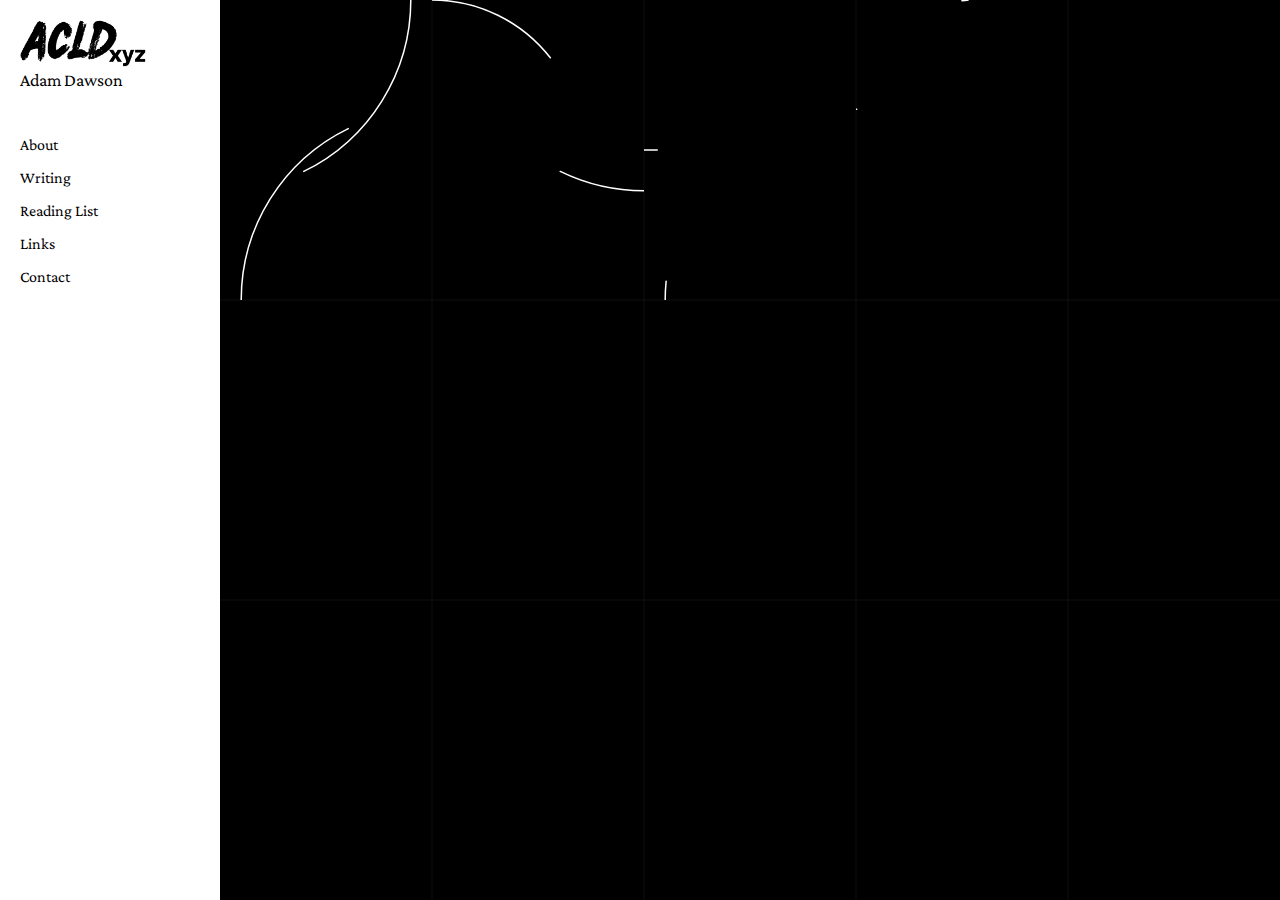
<file: index.html>
<!DOCTYPE html>
<html lang="en">
<head>
  <meta charset="UTF-8">
  <meta name="viewport" content="width=device-width, initial-scale=1">
  <title>Adam Dawson</title>
  <link rel="icon" type="image/png" href="acldxyz logo.png">
  <link rel="stylesheet" href="styles.css">
</head>
<body class="home">

<div class="layout">

  <nav class="sidebar">
    <a href="index.html" class="logo"><img src="acldxyz logo.png" alt="Adam Dawson"></a>
    <span class="site-name">Adam Dawson</span>

    <a href="about.html">About</a>

    <div class="nav-item has-submenu">
      <a class="parent-link" href="#">Writing</a>
      <div class="submenu">
        <a href="fatherhood.html">Fatherhood</a>
        <a href="#">Research</a>
      </div>
    </div>

    <a href="reading.html">Reading List</a>
    <a href="links.html">Links</a>
    <a href="mailto:adam@acld.xyz">Contact</a>
  </nav>

  <main class="content" onclick="window.location.href='about.html'" style="cursor: pointer;">
    <canvas id="lewitt" style="pointer-events: none;"></canvas>
  </main>

</div>

<script>
(function() {
  const canvas = document.getElementById('lewitt');
  const ctx = canvas.getContext('2d');

  // --- Grid config (responsive) ---
  var COLS = 5;
  var ROWS = 3;

  function updateGrid() {
    if (window.innerWidth < 768) {
      COLS = 3;
      ROWS = 5;
    } else {
      COLS = 5;
      ROWS = 3;
    }
  }

  // --- Animation timing ---
  const CELL_DRAW_DURATION = 1200;
  const CELL_STAGGER = 200;
  const TOTAL_DURATION = CELL_STAGGER * 14 + CELL_DRAW_DURATION;

  // --- Element types and combinations ---
  const TYPES = ['arcs-corners', 'arcs-sides', 'straight', 'not-straight', 'broken'];
  const combinations = [];
  for (let i = 0; i < TYPES.length; i++) {
    for (let j = i; j < TYPES.length; j++) {
      combinations.push([TYPES[i], TYPES[j]]);
    }
  }

  // --- Seeded PRNG for deterministic wavy lines ---
  function mulberry32(a) {
    return function() {
      a |= 0; a = a + 0x6D2B79F5 | 0;
      var t = Math.imul(a ^ a >>> 15, 1 | a);
      t = t + Math.imul(t ^ t >>> 7, 61 | t) ^ t;
      return ((t ^ t >>> 14) >>> 0) / 4294967296;
    };
  }

  function lerp(a, b, t) { return a + (b - a) * t; }

  function easeInOutCubic(t) {
    return t < 0.5 ? 4 * t * t * t : 1 - Math.pow(-2 * t + 2, 3) / 2;
  }

  // --- Canvas sizing ---
  let logicalW, logicalH;

  function resize() {
    const dpr = window.devicePixelRatio || 1;
    const rect = canvas.getBoundingClientRect();
    canvas.width = rect.width * dpr;
    canvas.height = rect.height * dpr;
    ctx.setTransform(dpr, 0, 0, dpr, 0, 0);
    logicalW = rect.width;
    logicalH = rect.height;
  }

  // --- Drawing functions (each draws ONE line/arc) ---

  function drawArcFromCorner(ctx, x, y, w, h, progress, variant) {
    var r = Math.min(w, h) * 0.9;
    var arcs = [
      { cx: x,     cy: y,     sa: 0,              ea: Math.PI / 2 },
      { cx: x + w, cy: y,     sa: Math.PI / 2,    ea: Math.PI },
      { cx: x + w, cy: y + h, sa: Math.PI,        ea: 3 * Math.PI / 2 },
      { cx: x,     cy: y + h, sa: 3 * Math.PI / 2, ea: 2 * Math.PI },
    ];
    var a = arcs[variant % 4];
    ctx.beginPath();
    var sweep = a.ea - a.sa;
    ctx.arc(a.cx, a.cy, r, a.sa, a.sa + sweep * progress);
    ctx.stroke();
  }

  function drawArcFromSide(ctx, x, y, w, h, progress, variant) {
    var sides = [
      { cx: x + w / 2, cy: y,         r: w / 2, sa: 0,              ea: Math.PI },
      { cx: x + w,     cy: y + h / 2, r: h / 2, sa: Math.PI / 2,    ea: 3 * Math.PI / 2 },
      { cx: x + w / 2, cy: y + h,     r: w / 2, sa: Math.PI,        ea: 2 * Math.PI },
      { cx: x,         cy: y + h / 2, r: h / 2, sa: 3 * Math.PI / 2, ea: 5 * Math.PI / 2 },
    ];
    var s = sides[variant % 4];
    ctx.beginPath();
    var sweep = s.ea - s.sa;
    ctx.arc(s.cx, s.cy, s.r, s.sa, s.sa + sweep * progress);
    ctx.stroke();
  }

  function drawStraightLine(ctx, x, y, w, h, progress, variant) {
    var lines = [
      [[x, y + h / 2], [x + w, y + h / 2]],
      [[x + w / 2, y], [x + w / 2, y + h]],
      [[x, y], [x + w, y + h]],
      [[x + w, y], [x, y + h]],
    ];
    var l = lines[variant % 4];
    ctx.beginPath();
    ctx.moveTo(l[0][0], l[0][1]);
    var dx = (l[1][0] - l[0][0]) * progress;
    var dy = (l[1][1] - l[0][1]) * progress;
    ctx.lineTo(l[0][0] + dx, l[0][1] + dy);
    ctx.stroke();
  }

  function drawNotStraightLine(ctx, x, y, w, h, progress, variant, cellIndex) {
    var amplitude = Math.min(w, h) * 0.07;
    var segments = 10;
    var rng = mulberry32(cellIndex * 77 + variant * 13 + 31);
    var paths = [
      { from: [x, y + h / 2], to: [x + w, y + h / 2], px: 0, py: 1 },
      { from: [x + w / 2, y], to: [x + w / 2, y + h], px: 1, py: 0 },
      { from: [x, y], to: [x + w, y + h], px: -0.707, py: 0.707 },
      { from: [x + w, y], to: [x, y + h], px: 0.707, py: 0.707 },
    ];
    var path = paths[variant % 4];
    ctx.beginPath();
    ctx.moveTo(path.from[0], path.from[1]);
    var activeSegs = Math.ceil(segments * progress);
    for (var i = 0; i < activeSegs; i++) {
      var t1 = i / segments;
      var t2 = Math.min((i + 1) / segments, progress);
      var midT = (t1 + t2) / 2;
      var sign = (i % 2 === 0) ? 1 : -1;
      var ampVar = amplitude * (0.6 + rng() * 0.8);
      var cpx = lerp(path.from[0], path.to[0], midT) + path.px * ampVar * sign;
      var cpy = lerp(path.from[1], path.to[1], midT) + path.py * ampVar * sign;
      var ex = lerp(path.from[0], path.to[0], t2);
      var ey = lerp(path.from[1], path.to[1], t2);
      ctx.quadraticCurveTo(cpx, cpy, ex, ey);
    }
    ctx.stroke();
  }

  function drawBrokenLine(ctx, x, y, w, h, progress, variant) {
    ctx.save();
    ctx.setLineDash([8, 6]);
    drawStraightLine(ctx, x, y, w, h, progress, variant);
    ctx.restore();
  }

  function drawElement(ctx, type, x, y, w, h, progress, variant, cellIndex) {
    switch (type) {
      case 'arcs-corners':  drawArcFromCorner(ctx, x, y, w, h, progress, variant); break;
      case 'arcs-sides':    drawArcFromSide(ctx, x, y, w, h, progress, variant); break;
      case 'straight':      drawStraightLine(ctx, x, y, w, h, progress, variant); break;
      case 'not-straight':  drawNotStraightLine(ctx, x, y, w, h, progress, variant, cellIndex); break;
      case 'broken':        drawBrokenLine(ctx, x, y, w, h, progress, variant); break;
    }
  }

  // --- Animation ---
  var startTime = null;

  function animate(timestamp) {
    if (!startTime) startTime = timestamp;
    var elapsed = timestamp - startTime;

    ctx.clearRect(0, 0, logicalW, logicalH);

    // Black background
    ctx.fillStyle = 'black';
    ctx.fillRect(0, 0, logicalW, logicalH);

    var cellW = logicalW / COLS;
    var cellH = logicalH / ROWS;

    // Faint grid lines
    ctx.strokeStyle = 'rgba(255, 255, 255, 0.06)';
    ctx.lineWidth = 1;
    ctx.setLineDash([]);
    for (var c = 1; c < COLS; c++) {
      ctx.beginPath();
      ctx.moveTo(c * cellW, 0);
      ctx.lineTo(c * cellW, logicalH);
      ctx.stroke();
    }
    for (var r = 1; r < ROWS; r++) {
      ctx.beginPath();
      ctx.moveTo(0, r * cellH);
      ctx.lineTo(logicalW, r * cellH);
      ctx.stroke();
    }

    // Draw cells
    ctx.strokeStyle = 'white';
    ctx.lineWidth = 1.5;
    ctx.lineCap = 'round';
    ctx.setLineDash([]);

    combinations.forEach(function(combo, index) {
      var col = index % COLS;
      var row = Math.floor(index / COLS);
      var x = col * cellW;
      var y = row * cellH;

      var cellStart = index * CELL_STAGGER;
      var cellElapsed = elapsed - cellStart;
      var progress = Math.max(0, Math.min(1, cellElapsed / CELL_DRAW_DURATION));

      if (progress > 0) {
        var easedProgress = easeInOutCubic(progress);

        ctx.save();
        ctx.beginPath();
        ctx.rect(x, y, cellW, cellH);
        ctx.clip();

        ctx.strokeStyle = 'white';
        ctx.lineWidth = 1.5;
        ctx.lineCap = 'round';
        ctx.setLineDash([]);

        drawElement(ctx, combo[0], x, y, cellW, cellH, easedProgress, index, index);
        drawElement(ctx, combo[1], x, y, cellW, cellH, easedProgress, index + 2, index);

        ctx.restore();
      }
    });

    if (elapsed < TOTAL_DURATION) {
      requestAnimationFrame(animate);
    }
  }

  function init() {
    updateGrid();
    resize();
    startTime = null;
    requestAnimationFrame(animate);
  }

  var resizeTimeout;
  window.addEventListener('resize', function() {
    clearTimeout(resizeTimeout);
    resizeTimeout = setTimeout(init, 150);
  });

  init();
})();
</script>

</body>
</html>
</file>
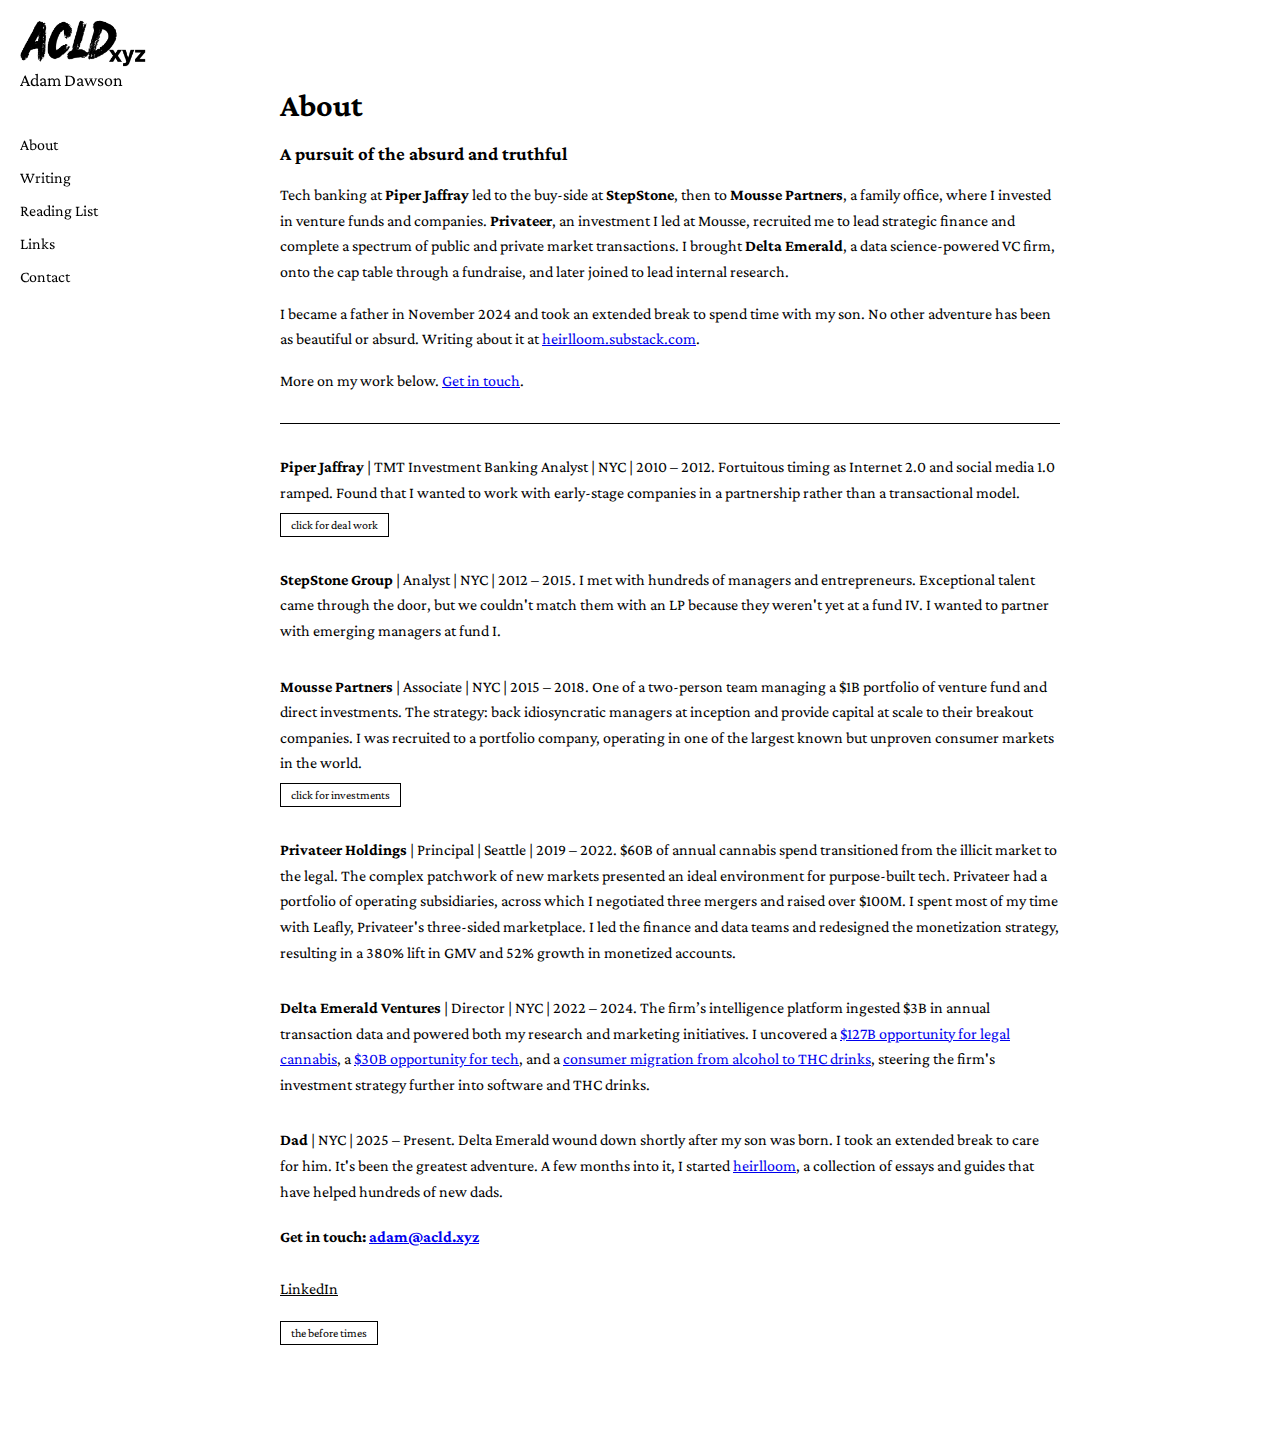
<file: about.html>
<!DOCTYPE html>
<html lang="en">
<head>
  <meta charset="UTF-8">
  <meta name="viewport" content="width=device-width, initial-scale=1">
  <title>About — Adam Dawson</title>
  <link rel="icon" type="image/png" href="acldxyz logo.png">
  <link rel="stylesheet" href="styles.css">
  <script async src="https://www.googletagmanager.com/gtag/js?id=G-S9B2L8ZZLW"></script>
  <script>
    window.dataLayer = window.dataLayer || [];
    function gtag(){dataLayer.push(arguments);}
    gtag('js', new Date());
    gtag('config', 'G-S9B2L8ZZLW');
  </script>
</head>

<body class="about">

<div class="layout">

  <nav class="sidebar">
    <a href="index.html" class="logo"><img src="acldxyz logo.png" alt="Adam Dawson"></a>
    <span class="site-name">Adam Dawson</span>
    <button class="hamburger" aria-label="Menu" onclick="document.querySelector('.nav-links').classList.toggle('open'); this.classList.toggle('open');">
      <span></span><span></span><span></span>
    </button>

    <div class="nav-links">
      <a href="about.html" aria-current="page">About</a>

      <div class="nav-item has-submenu">
        <a class="parent-link" href="#">Writing</a>
        <div class="submenu">
          <a href="fatherhood.html">Fatherhood</a>
          <a href="research.html">Research</a>
        </div>
      </div>

      <a href="reading.html">Reading List</a>
      <a href="links.html">Links</a>
      <a href="mailto:adam@acld.xyz">Contact</a>
    </div>
  </nav>

  <main class="content">
    <h2>About</h2>

    <h3>A pursuit of the absurd and truthful</h3>

    <p>Tech banking at <strong>Piper Jaffray</strong> led to the buy-side at <strong>StepStone</strong>, then to <strong>Mousse Partners</strong>, a family office, where I invested in venture funds and companies. <strong>Privateer</strong>, an investment I led at Mousse, recruited me to lead strategic finance and complete a spectrum of public and private market transactions. I brought <strong>Delta Emerald</strong>, a data science-powered VC firm, onto the cap table through a fundraise, and later joined to lead internal research.</p>

    <p>I became a father in November 2024 and took an extended break to spend time with my son. No other adventure has been as beautiful or absurd. Writing about it at <a href="https://heirlloom.substack.com">heirlloom.substack.com</a>.</p>

    <p>More on my work below. <a href="mailto:adam@acld.xyz">Get in touch</a>.</p>

    <hr class="divider" />

    <div class="about-section">
      <p>
        <strong>Piper Jaffray</strong> | TMT Investment Banking Analyst | NYC | 2010 – 2012. Fortuitous timing as Internet 2.0 and social media 1.0 ramped. Found that I wanted to work with early-stage companies in a partnership rather than a transactional model. <button class="expand-btn" onclick="toggleExpand(this)">click for deal work</button>
      </p>
      <div class="expandable">
        <div class="deal-box">
          <p><strong>Representative deals</strong></p>
          <table class="deal-table horizontal">
            <thead>
              <tr>
                <th></th>
                <td><img src="meta.png" alt="Meta" class="logo-md"></td>
                <td><img src="stratasys.png" alt="Stratasys" class="logo-md"></td>
                <td><img src="verticalscope.png" alt="VerticalScope" class="logo-lg"></td>
                <td><img src="lionsgate.png" alt="Lionsgate" class="logo-sm"></td>
              </tr>
            </thead>
            <tbody>
              <tr>
                <th>Deal type</th>
                <td>IPO</td>
                <td>Merger</td>
                <td>Series B</td>
                <td>Secondary</td>
              </tr>
              <tr>
                <th>Amount raised</th>
                <td>$16B</td>
                <td>N/A</td>
                <td>$40M</td>
                <td>$134M</td>
              </tr>
              <tr>
                <th>Valuation</th>
                <td>$104B</td>
                <td>$1.4B</td>
                <td>$200M</td>
                <td>$940M</td>
              </tr>
            </tbody>
          </table>
        </div>
      </div>
    </div>

    <div class="about-section">
      <p>
        <strong>StepStone Group</strong> | Analyst | NYC | 2012 – 2015. I met with hundreds of managers and entrepreneurs. Exceptional talent came through the door, but we couldn't match them with an LP because they weren't yet at a fund IV. I wanted to partner with emerging managers at fund I.
      </p>
    </div>

    <div class="about-section">
      <p>
        <strong>Mousse Partners</strong> | Associate | NYC | 2015 – 2018. One of a two-person team managing a $1B portfolio of venture fund and direct investments. The strategy: back idiosyncratic managers at inception and provide capital at scale to their breakout companies. I was recruited to a portfolio company, operating in one of the largest known but unproven consumer markets in the world. <button class="expand-btn" onclick="toggleExpand(this)">click for investments</button>
      </p>
      <div class="expandable">
        <div class="deal-box deal-box--funds">
          <p><strong>Select early fund commitments:</strong></p>
          <div class="logo-grid">
            <img src="altimeter.png" alt="Altimeter" style="height: 26px;">
            <img src="dragoneer.png" alt="Dragoneer" style="height: 26px;">
            <img src="forerunner.png" alt="Forerunner" style="height: 26px;">
            <img src="founder collective.png" alt="Founder Collective" style="height: 18px;">
            <img src="founders fund.png" alt="Founders Fund" style="height: 16px;">
            <img src="thrive.png" alt="Thrive" style="height: 16px;">
            <span style="min-width: 1px; flex-shrink: 0;">&nbsp;</span>
          </div>
        </div>
        <div class="deal-box" style="margin-top: 12px;">
          <p><strong>Select directs:</strong></p>
          <p style="font-size: 12px; color: #999; margin: 0 0 10px 0;">*investments represent gains of $390M as of February 2026</p>
          <table class="deal-table horizontal compact">
            <thead>
              <tr>
                <th></th>
                <td><img src="draftkings.png" alt="DraftKings" class="logo-md"></td>
                <td><img src="privateer.png" alt="Privateer"></td>
                <td><img src="spacex.png" alt="SpaceX" class="logo-sm"></td>
                <td><img src="spotify.png" alt="Spotify"></td>
                <td><img src="whoop.png" alt="Whoop"></td>
                <td><img src="snowflake.png" alt="Snowflake"></td>
              </tr>
            </thead>
            <tbody>
              <tr>
                <th>Year</th>
                <td>2015</td>
                <td>2016</td>
                <td>2016</td>
                <td>2016</td>
                <td>2017</td>
                <td>2018</td>
              </tr>
              <tr>
                <th>Round</th>
                <td>Series D</td>
                <td>Series C</td>
                <td>Secondary</td>
                <td>Pre-IPO Note</td>
                <td>Series C</td>
                <td>Series E</td>
              </tr>
            </tbody>
          </table>
        </div>
      </div>
    </div>

    <div class="about-section">
      <p>
        <strong>Privateer Holdings</strong> | Principal | Seattle | 2019 – 2022. $60B of annual cannabis spend transitioned from the illicit market to the legal. The complex patchwork of new markets presented an ideal environment for purpose-built tech. Privateer had a portfolio of operating subsidiaries, across which I negotiated three mergers and raised over $100M. I spent most of my time with Leafly, Privateer's three-sided marketplace. I led the finance and data teams and redesigned the monetization strategy, resulting in a 380% lift in GMV and 52% growth in monetized accounts.
      </p>
    </div>

    <div class="about-section">
      <p>
        <strong>Delta Emerald Ventures</strong> | Director | NYC | 2022 – 2024. The firm’s intelligence platform ingested $3B in annual transaction data and powered both my research and marketing initiatives. I uncovered a <a href="Eyes on the prize, part II_ Who cares about federal legalization_.pdf" target="_blank">$127B opportunity for legal cannabis</a>, a <a href="Eyes on the prize, part IV_ The dirty secret about cannatech.pdf" target="_blank">$30B opportunity for tech</a>, and a <a href="Bigger Than Alcohol, Part III.pdf" target="_blank">consumer migration from alcohol to THC drinks</a>, steering the firm's investment strategy further into software and THC drinks.
      </p>
    </div>

    <div class="about-section">
      <p>
        <strong>Dad</strong> | NYC | 2025 – Present. Delta Emerald wound down shortly after my son was born. I took an extended break to care for him. It's been the greatest adventure. A few months into it, I started <a href="https://www.heirlloom.substack.com">heirlloom</a>, a collection of essays and guides that have helped hundreds of new dads. 
      </p>
    
    <p style="margin-top: 20px;">
      <strong>Get in touch: <a href="mailto:adam@acld.xyz">adam@acld.xyz</strong></a>
    </p>

    </div>
    <div class="contact-links">
      <a href="https://www.linkedin.com/in/acldxyz/" target="_blank">LinkedIn</a>
    </div>

    

    <div class="about-section" style="margin-top: 24px;">
      <button class="expand-btn" onclick="toggleExpand(this)">the before times</button>
      <div class="expandable" style="padding-left: 0;">
        <p>I had one mission growing up: going fast on a board. Skateboards. Surfboards. Snowboards. I loved them all. Competitive snowboarding took me all over the U.S., and for several years, I qualified for and competed in the US Open. I took up rowing at Trinity College, securing several regional and national championships.</p>
      </div>
    </div>

  </main>

</div>

<script>
function toggleExpand(btn) {
  const section = btn.closest('.about-section');
  const expandable = section.querySelector('.expandable');
  const originalText = btn.getAttribute('data-text') || 'expand for more';
  if (!btn.getAttribute('data-text')) {
    btn.setAttribute('data-text', btn.textContent);
  }
  expandable.classList.toggle('open');
  btn.textContent = expandable.classList.contains('open') ? 'collapse' : originalText;
}
</script>

</body>
</html>
</file>
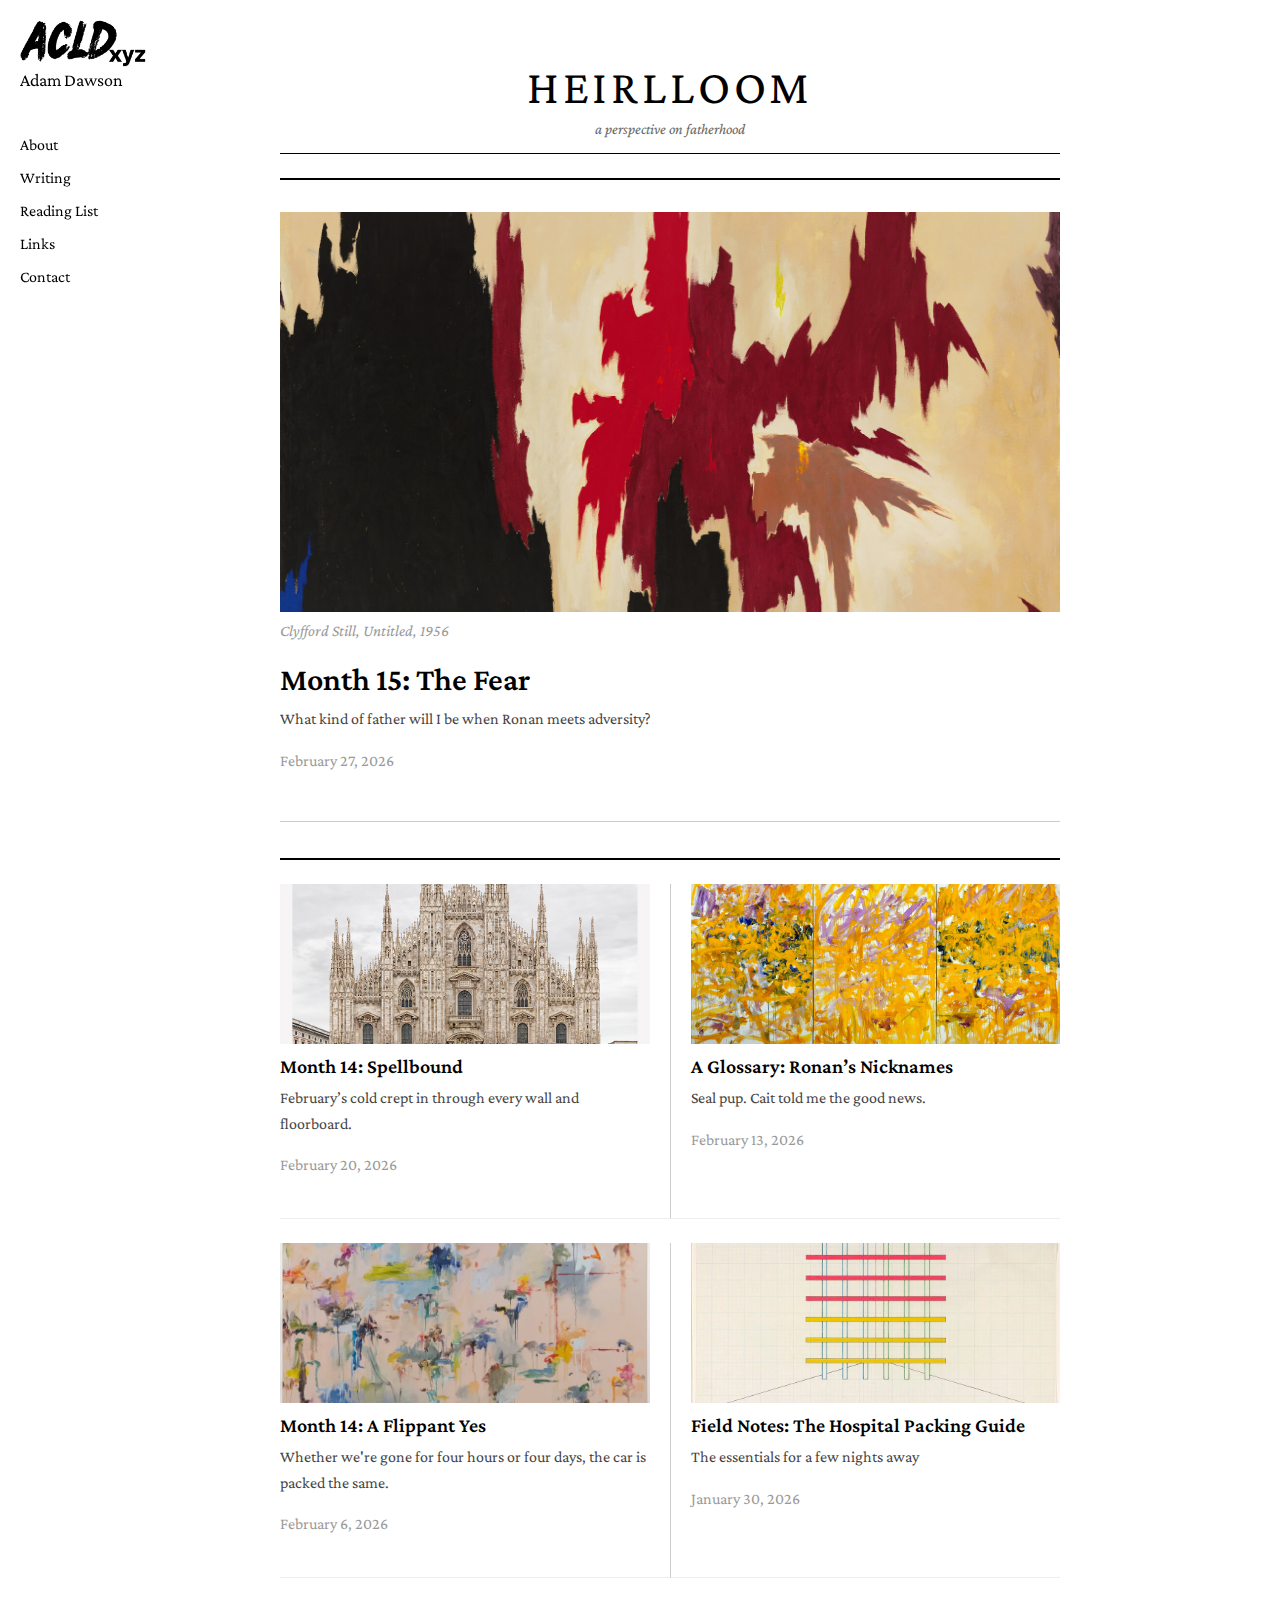
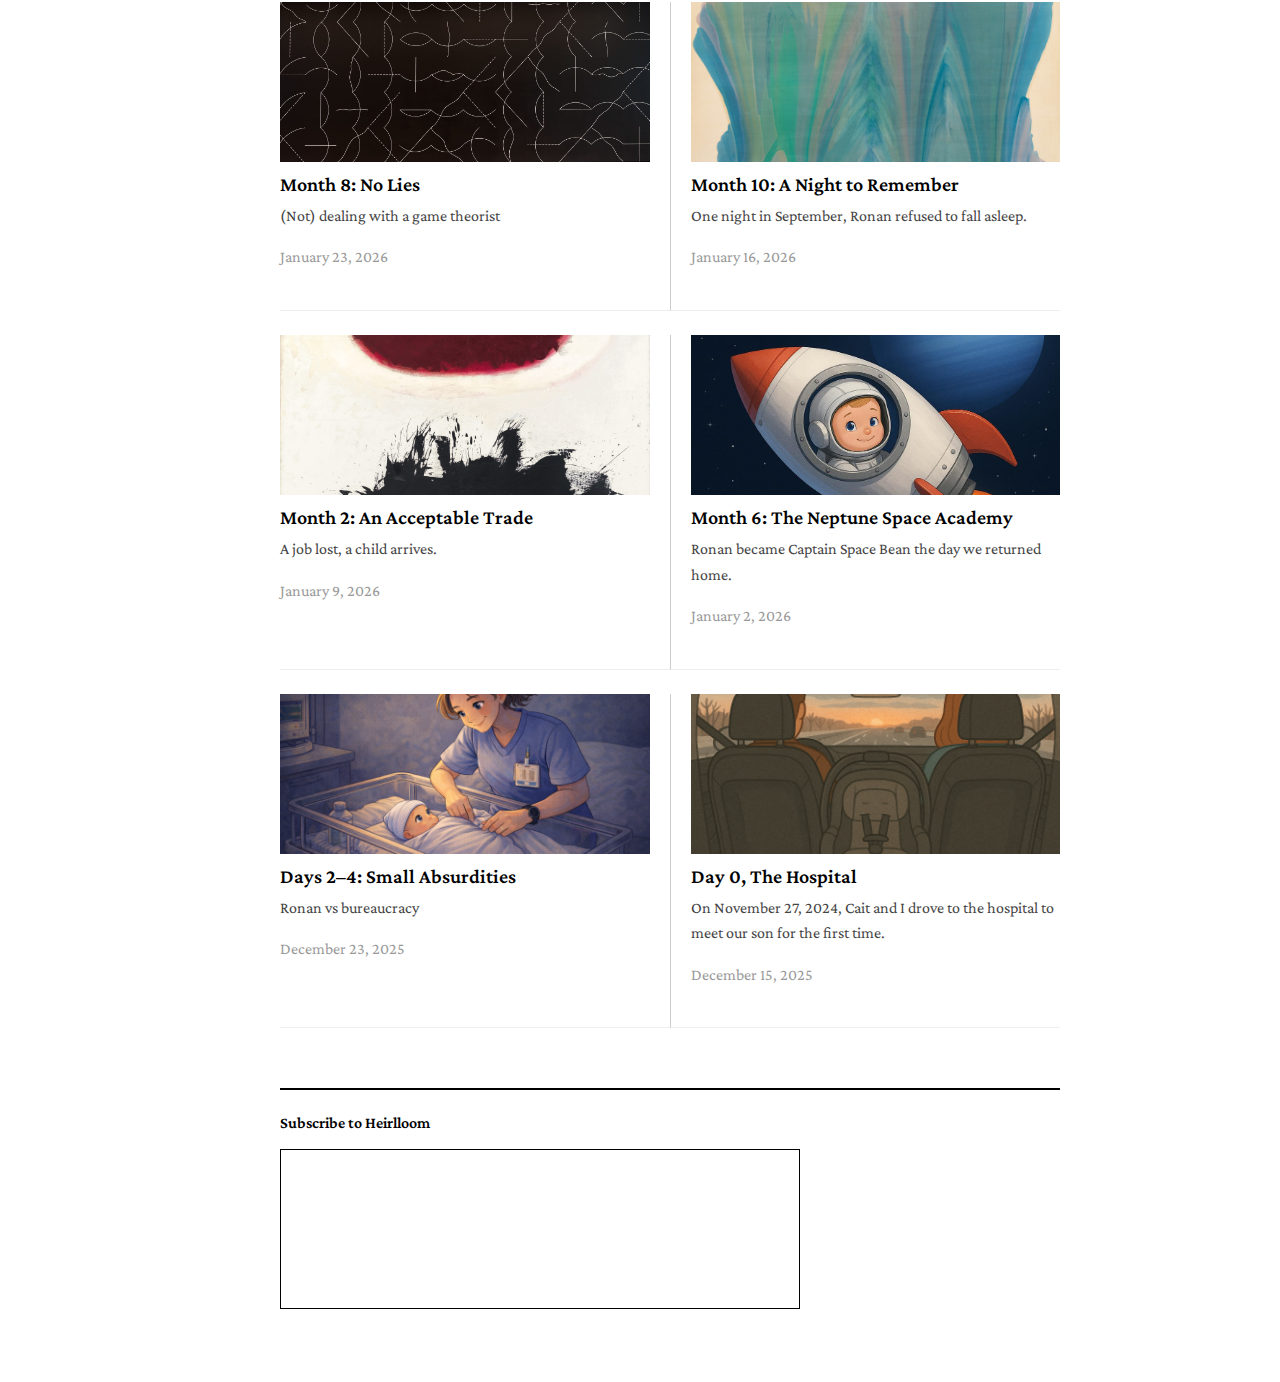
<file: fatherhood.html>
<!DOCTYPE html>
<html lang="en">
<head>
  <meta charset="UTF-8">
  <meta name="viewport" content="width=device-width, initial-scale=1">
  <title>Fatherhood — Adam Dawson</title>
  <link rel="icon" type="image/png" href="acldxyz logo.png">
  <link rel="stylesheet" href="styles.css">
  <script async src="https://www.googletagmanager.com/gtag/js?id=G-S9B2L8ZZLW"></script>
  <script>
    window.dataLayer = window.dataLayer || [];
    function gtag(){dataLayer.push(arguments);}
    gtag('js', new Date());
    gtag('config', 'G-S9B2L8ZZLW');
  </script>
</head>

<body>

<div class="layout">

  <nav class="sidebar">
    <a href="index.html" class="logo"><img src="acldxyz logo.png" alt="Adam Dawson"></a>
    <span class="site-name">Adam Dawson</span>

    <a href="about.html">About</a>

    <div class="nav-item has-submenu">
      <a class="parent-link" href="#">Writing</a>
      <div class="submenu">
        <a href="fatherhood.html" aria-current="page">Fatherhood</a>
        <a href="research.html">Research</a>
      </div>
    </div>

    <a href="reading.html">Reading List</a>
    <a href="links.html">Links</a>
    <a href="mailto:adam@acld.xyz">Contact</a>
  </nav>

  <main class="content">

    <!-- Masthead -->
    <div class="newspaper-masthead">
      <h2>Heirlloom</h2>
      <p class="tagline">a perspective on fatherhood</p>
      <hr class="masthead-rule">
    </div>

    <!-- Hero: Most recent post -->
    <div class="newspaper-hero">
      <a href="heirlloom/month-15-the-fear.html">
        <img class="hero-image" src="images/heirlloom/month-15-the-fear.jpg" alt="Clyfford Still, Untitled, 1956">
        <p class="hero-image-credit">Clyfford Still, <em>Untitled</em>, 1956</p>
        <h3 class="hero-headline">Month 15: The Fear</h3>
        <p class="hero-subtitle">What kind of father will I be when Ronan meets adversity?</p>
        <p class="hero-meta">February 27, 2026</p>
      </a>
    </div>

    <!-- Grid: Remaining posts in reverse chronological order -->
    <div class="newspaper-grid">

      <div class="newspaper-item">
        <a href="heirlloom/month-14-spellbound.html">
          <img class="item-image" src="images/heirlloom/month-14-spellbound.jpg" alt="Markus Brunetti, Milano, Duomo di Santa Maria Nascente, 2009-2017">
          <h4 class="item-headline">Month 14: Spellbound</h4>
          <p class="item-subtitle">February&rsquo;s cold crept in through every wall and floorboard.</p>
          <p class="item-meta">February 20, 2026</p>
        </a>
      </div>

      <div class="newspaper-item">
        <a href="heirlloom/a-glossary-ronans-nicknames.html">
          <img class="item-image" src="images/heirlloom/a-glossary-ronans-nicknames.jpeg" alt="Joan Mitchell, Untitled, 1979">
          <h4 class="item-headline">A Glossary: Ronan&rsquo;s Nicknames</h4>
          <p class="item-subtitle">Seal pup. Cait told me the good news.</p>
          <p class="item-meta">February 13, 2026</p>
        </a>
      </div>

      <div class="newspaper-item">
        <a href="heirlloom/month-14-a-flippant-yes.html">
          <img class="item-image" src="images/heirlloom/month-14-a-flippant-yes.webp" alt="Kikuo Saito, Camel Blue, 2003">
          <h4 class="item-headline">Month 14: A Flippant Yes</h4>
          <p class="item-subtitle">Whether we're gone for four hours or four days, the car is packed the same.</p>
          <p class="item-meta">February 6, 2026</p>
        </a>
      </div>

      <div class="newspaper-item">
        <a href="heirlloom/field-notes-hospital-packing-guide.html">
          <img class="item-image" src="images/heirlloom/field-notes-hospital-packing-guide.webp" alt="Dan Flavin, 1984">
          <h4 class="item-headline">Field Notes: The Hospital Packing Guide</h4>
          <p class="item-subtitle">The essentials for a few nights away</p>
          <p class="item-meta">January 30, 2026</p>
        </a>
      </div>

      <div class="newspaper-item">
        <a href="heirlloom/month-8-no-lies.html">
          <img class="item-image" src="images/heirlloom/month-8-no-lies.jpeg" alt="Sol LeWitt, Wall Drawing #260, 1975">
          <h4 class="item-headline">Month 8: No Lies</h4>
          <p class="item-subtitle">(Not) dealing with a game theorist</p>
          <p class="item-meta">January 23, 2026</p>
        </a>
      </div>

      <div class="newspaper-item">
        <a href="heirlloom/month-10-a-night-to-remember.html">
          <img class="item-image" src="images/heirlloom/month-10-a-night-to-remember.jpeg" alt="Morris Louis, Tet, 1958">
          <h4 class="item-headline">Month 10: A Night to Remember</h4>
          <p class="item-subtitle">One night in September, Ronan refused to fall asleep.</p>
          <p class="item-meta">January 16, 2026</p>
        </a>
      </div>

      <div class="newspaper-item">
        <a href="heirlloom/month-2-an-acceptable-trade.html">
          <img class="item-image" src="images/heirlloom/month-2-an-acceptable-trade.jpeg" alt="Adolph Gottlieb, Crimson Spinning #2">
          <h4 class="item-headline">Month 2: An Acceptable Trade</h4>
          <p class="item-subtitle">A job lost, a child arrives.</p>
          <p class="item-meta">January 9, 2026</p>
        </a>
      </div>

      <div class="newspaper-item">
        <a href="heirlloom/month-6-the-neptune-space-academy.html">
          <img class="item-image" src="images/heirlloom/month-6-the-neptune-space-academy.jpeg" alt="Month 6 cover art">
          <h4 class="item-headline">Month 6: The Neptune Space Academy</h4>
          <p class="item-subtitle">Ronan became Captain Space Bean the day we returned home.</p>
          <p class="item-meta">January 2, 2026</p>
        </a>
      </div>

      <div class="newspaper-item">
        <a href="heirlloom/days-2-4-small-absurdities.html">
          <img class="item-image" src="images/heirlloom/days-2-4-small-absurdities.png" alt="Days 2-4 cover art">
          <h4 class="item-headline">Days 2–4: Small Absurdities</h4>
          <p class="item-subtitle">Ronan vs bureaucracy</p>
          <p class="item-meta">December 23, 2025</p>
        </a>
      </div>

      <div class="newspaper-item">
        <a href="heirlloom/day-0-the-hospital.html">
          <img class="item-image" src="images/heirlloom/day-0-the-hospital.png" alt="Day 0 cover art">
          <h4 class="item-headline">Day 0, The Hospital</h4>
          <p class="item-subtitle">On November 27, 2024, Cait and I drove to the hospital to meet our son for the first time.</p>
          <p class="item-meta">December 15, 2025</p>
        </a>
      </div>

    </div>

    <!-- Subscribe -->
    <div class="newspaper-subscribe">
      <h3>Subscribe to Heirlloom</h3>
      <div class="subscribe-embed">
        <iframe
          src="https://heirlloom.substack.com/embed"
          width="100%"
          height="160"
          style="border:1px solid black; background:white;"
          frameborder="0"
          scrolling="no">
        </iframe>
      </div>
    </div>

  </main>

</div>

</body>
</html>
</file>
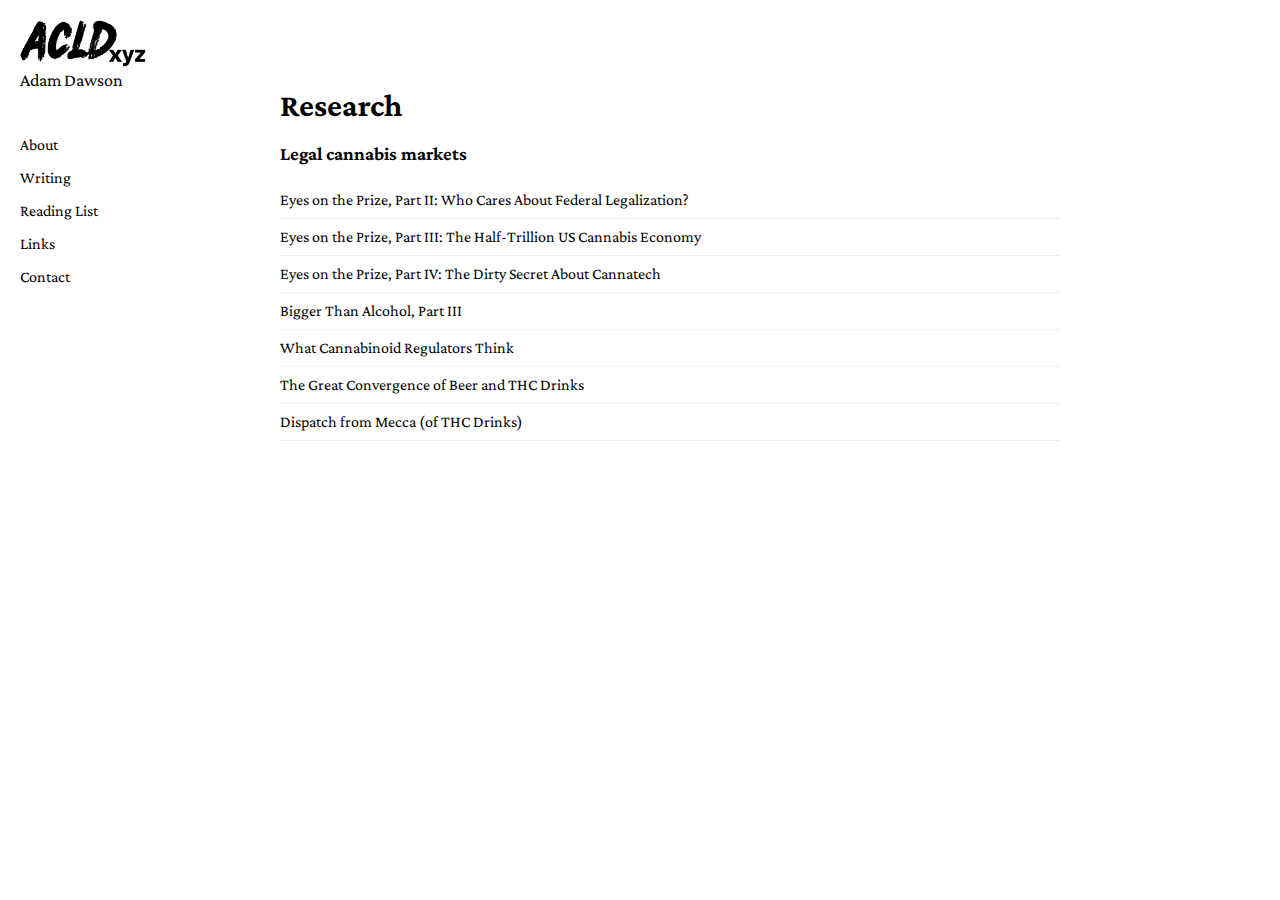
<file: research.html>
<!DOCTYPE html>
<html lang="en">
<head>
  <meta charset="UTF-8">
  <meta name="viewport" content="width=device-width, initial-scale=1">
  <title>Research — Adam Dawson</title>
  <link rel="icon" type="image/png" href="acldxyz logo.png">
  <link rel="stylesheet" href="styles.css">
</head>
<body>

<div class="layout">

  <nav class="sidebar">
    <a href="index.html" class="logo"><img src="acldxyz logo.png" alt="Adam Dawson"></a>
    <span class="site-name">Adam Dawson</span>

    <a href="about.html">About</a>

    <div class="nav-item has-submenu">
      <a class="parent-link" href="#">Writing</a>
      <div class="submenu">
        <a href="fatherhood.html">Fatherhood</a>
        <a href="research.html" aria-current="page">Research</a>
      </div>
    </div>

    <a href="reading.html">Reading List</a>
    <a href="links.html">Links</a>
    <a href="mailto:adam@acld.xyz">Contact</a>
  </nav>

  <main class="content">
    <h2>Research</h2>
    <h3>Legal cannabis markets</h3>

    <ul class="links-list">
      <li><a href="Eyes on the prize, part II_ Who cares about federal legalization_.pdf" target="_blank">Eyes on the Prize, Part II: Who Cares About Federal Legalization?</a></li>
      <li><a href="Eyes on the prize, part III_ The half-trillion US cannabis economy.pdf" target="_blank">Eyes on the Prize, Part III: The Half-Trillion US Cannabis Economy</a></li>
      <li><a href="Eyes on the prize, part IV_ The dirty secret about cannatech.pdf" target="_blank">Eyes on the Prize, Part IV: The Dirty Secret About Cannatech</a></li>
      <li><a href="Bigger Than Alcohol, Part III.pdf" target="_blank">Bigger Than Alcohol, Part III</a></li>
      <li><a href="What Cannabinoid Regulators Think.pdf" target="_blank">What Cannabinoid Regulators Think</a></li>
      <li><a href="The Great Convergence of Beer and THC Drinks.pdf" target="_blank">The Great Convergence of Beer and THC Drinks</a></li>
      <li><a href="Dispatch from Mecca (of THC Drinks).pdf" target="_blank">Dispatch from Mecca (of THC Drinks)</a></li>
    </ul>

  </main>

</div>

</body>
</html>
</file>
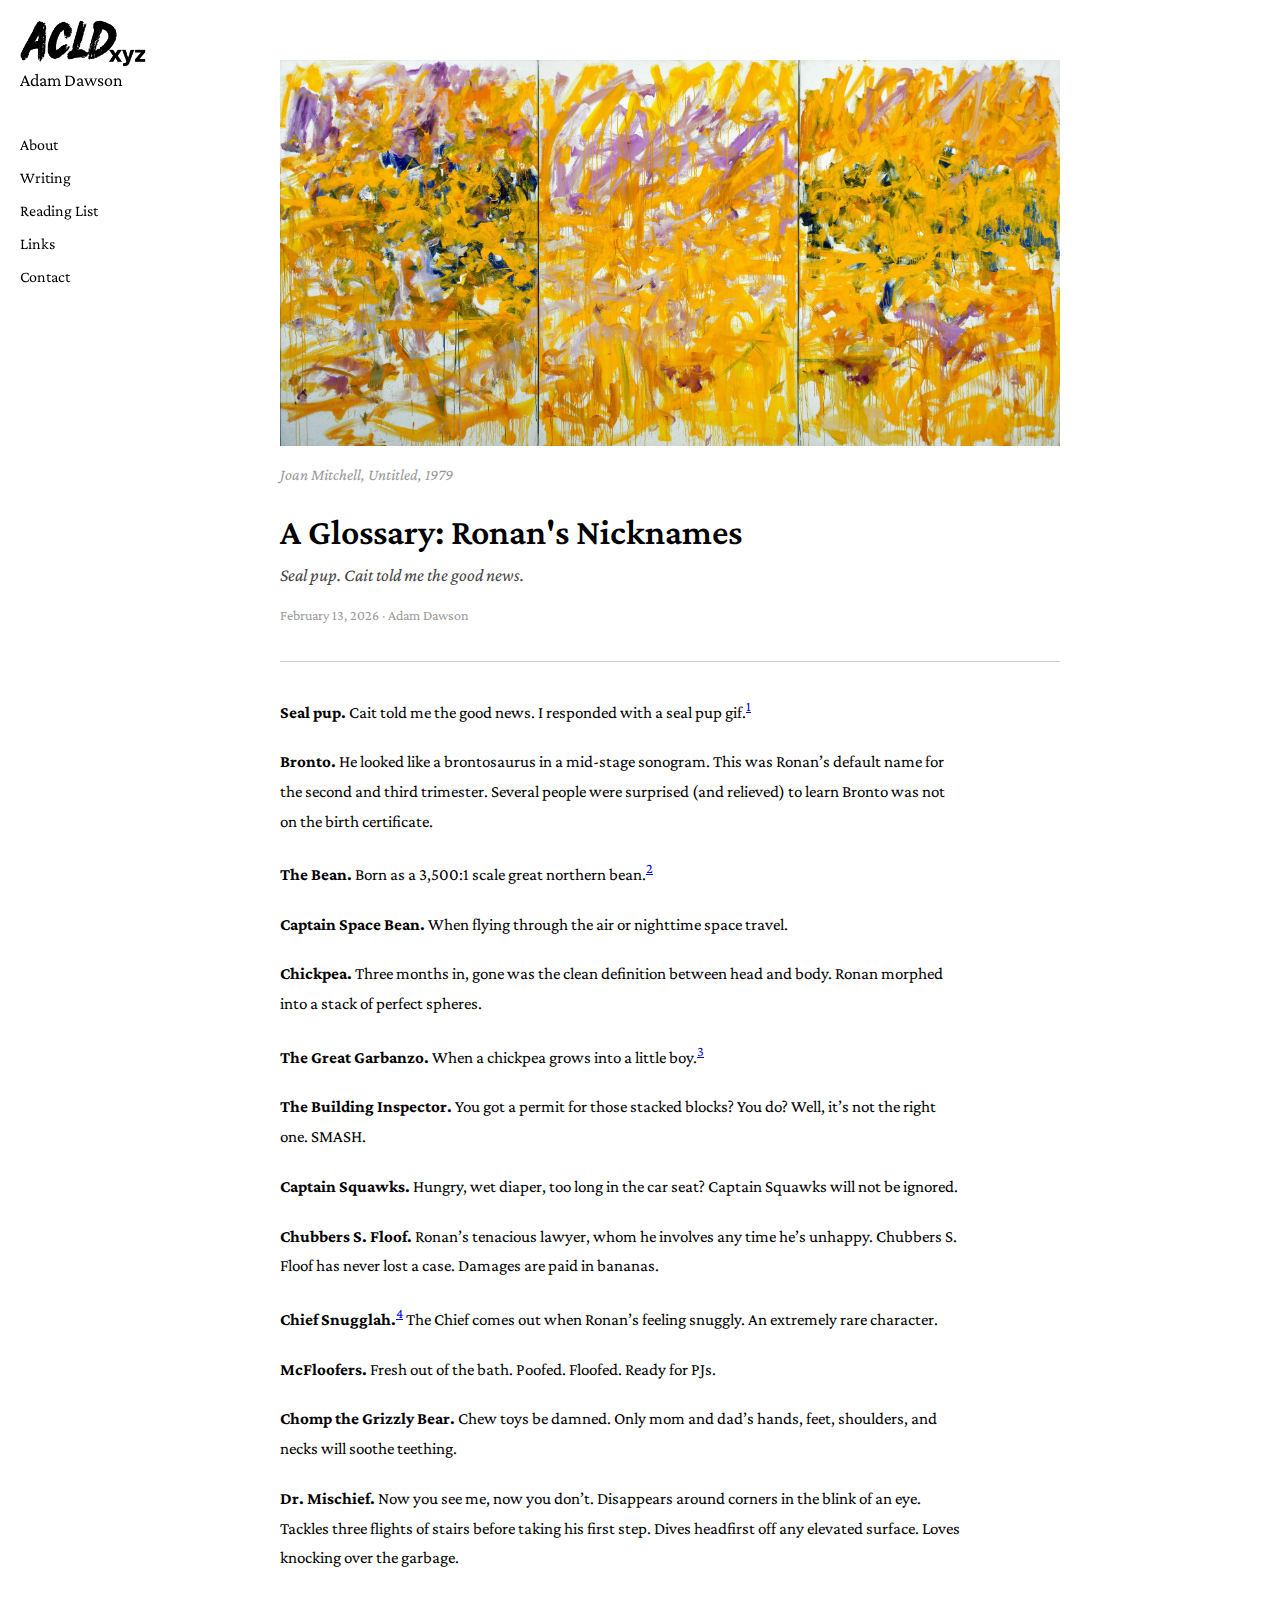
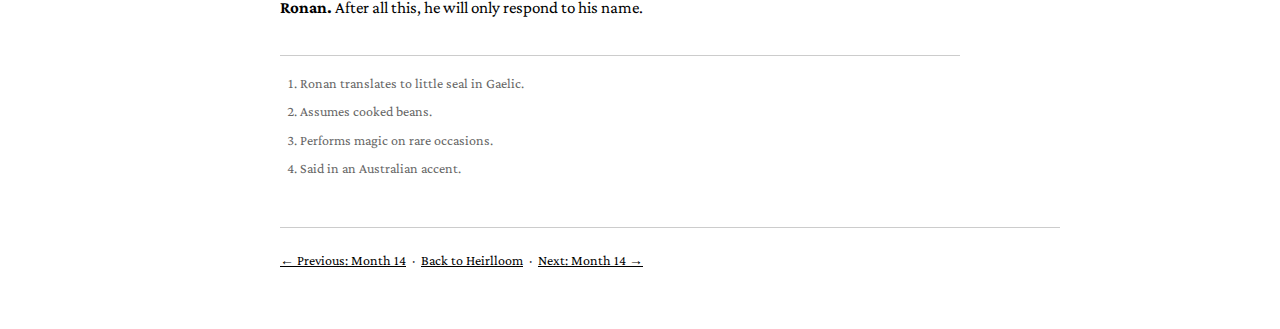
<file: heirlloom/a-glossary-ronans-nicknames.html>
<!DOCTYPE html>
<html lang="en">
<head>
  <meta charset="UTF-8">
  <meta name="viewport" content="width=device-width, initial-scale=1">
  <title>A Glossary: Ronan's Nicknames — Heirlloom</title>
  <link rel="icon" type="image/png" href="../acldxyz logo.png">
  <link rel="stylesheet" href="../styles.css">
  <script async src="https://www.googletagmanager.com/gtag/js?id=G-S9B2L8ZZLW"></script>
  <script>
    window.dataLayer = window.dataLayer || [];
    function gtag(){dataLayer.push(arguments);}
    gtag('js', new Date());
    gtag('config', 'G-S9B2L8ZZLW');
  </script>
</head>

<body>

<div class="layout">

  <nav class="sidebar">
    <a href="../index.html" class="logo"><img src="../acldxyz logo.png" alt="Adam Dawson"></a>
    <span class="site-name">Adam Dawson</span>

    <a href="../about.html">About</a>

    <div class="nav-item has-submenu">
      <a class="parent-link" href="#">Writing</a>
      <div class="submenu">
        <a href="../fatherhood.html" aria-current="page">Fatherhood</a>
        <a href="../research.html">Research</a>
      </div>
    </div>

    <a href="../reading.html">Reading List</a>
    <a href="../links.html">Links</a>
    <a href="mailto:adam@acld.xyz">Contact</a>
  </nav>

  <main class="content">

    <img class="article-cover" src="../images/heirlloom/a-glossary-ronans-nicknames.jpeg" alt="Joan Mitchell, Untitled, 1979">
    <p class="article-cover-credit">Joan Mitchell, <em>Untitled</em>, 1979</p>

    <div class="article-header">
      <h2>A Glossary: Ronan's Nicknames</h2>
      <p class="article-subtitle">Seal pup. Cait told me the good news.</p>
      <p class="article-meta">February 13, 2026 &middot; Adam Dawson</p>
    </div>

    <div class="article-body">
      <p><strong>Seal pup.</strong> Cait told me the good news. I responded with a seal pup gif.<sup><a href="#fn1">1</a></sup></p>

      <p><strong>Bronto.</strong> He looked like a brontosaurus in a mid-stage sonogram. This was Ronan&rsquo;s default name for the second and third trimester. Several people were surprised (and relieved) to learn Bronto was not on the birth certificate.</p>

      <p><strong>The Bean.</strong> Born as a 3,500:1 scale great northern bean.<sup><a href="#fn2">2</a></sup></p>

      <p><strong>Captain Space Bean.</strong> When flying through the air or nighttime space travel.</p>

      <p><strong>Chickpea.</strong> Three months in, gone was the clean definition between head and body. Ronan morphed into a stack of perfect spheres.</p>

      <p><strong>The Great Garbanzo.</strong> When a chickpea grows into a little boy.<sup><a href="#fn3">3</a></sup></p>

      <p><strong>The Building Inspector.</strong> You got a permit for those stacked blocks? You do? Well, it&rsquo;s not the right one. SMASH.</p>

      <p><strong>Captain Squawks.</strong> Hungry, wet diaper, too long in the car seat? Captain Squawks will not be ignored.</p>

      <p><strong>Chubbers S. Floof.</strong> Ronan&rsquo;s tenacious lawyer, whom he involves any time he&rsquo;s unhappy. Chubbers S. Floof has never lost a case. Damages are paid in bananas.</p>

      <p><strong>Chief Snugglah.</strong><sup><a href="#fn4">4</a></sup> The Chief comes out when Ronan&rsquo;s feeling snuggly. An extremely rare character.</p>

      <p><strong>McFloofers.</strong> Fresh out of the bath. Poofed. Floofed. Ready for PJs.</p>

      <p><strong>Chomp the Grizzly Bear.</strong> Chew toys be damned. Only mom and dad&rsquo;s hands, feet, shoulders, and necks will soothe teething.</p>

      <p><strong>Dr. Mischief.</strong> Now you see me, now you don&rsquo;t. Disappears around corners in the blink of an eye. Tackles three flights of stairs before taking his first step. Dives headfirst off any elevated surface. Loves knocking over the garbage.</p>

      <p><strong>Ronan.</strong> After all this, he will only respond to his name.</p>

      <hr style="margin: 32px 0 16px; border: none; border-top: 1px solid #ccc;">
      <ol style="font-size: 14px; color: #666; line-height: 1.6; padding-left: 20px;">
        <li id="fn1">Ronan translates to little seal in Gaelic.</li>
        <li id="fn2">Assumes cooked beans.</li>
        <li id="fn3">Performs magic on rare occasions.</li>
        <li id="fn4">Said in an Australian accent.</li>
      </ol>
    </div>

    <div class="article-nav">
      <a href="month-14-a-flippant-yes.html">&larr; Previous: Month 14</a>
      &nbsp;&middot;&nbsp;
      <a href="../fatherhood.html">Back to Heirlloom</a>
      &nbsp;&middot;&nbsp;
      <a href="month-14-spellbound.html">Next: Month 14 &rarr;</a>
    </div>

  </main>

</div>

</body>
</html>
</file>
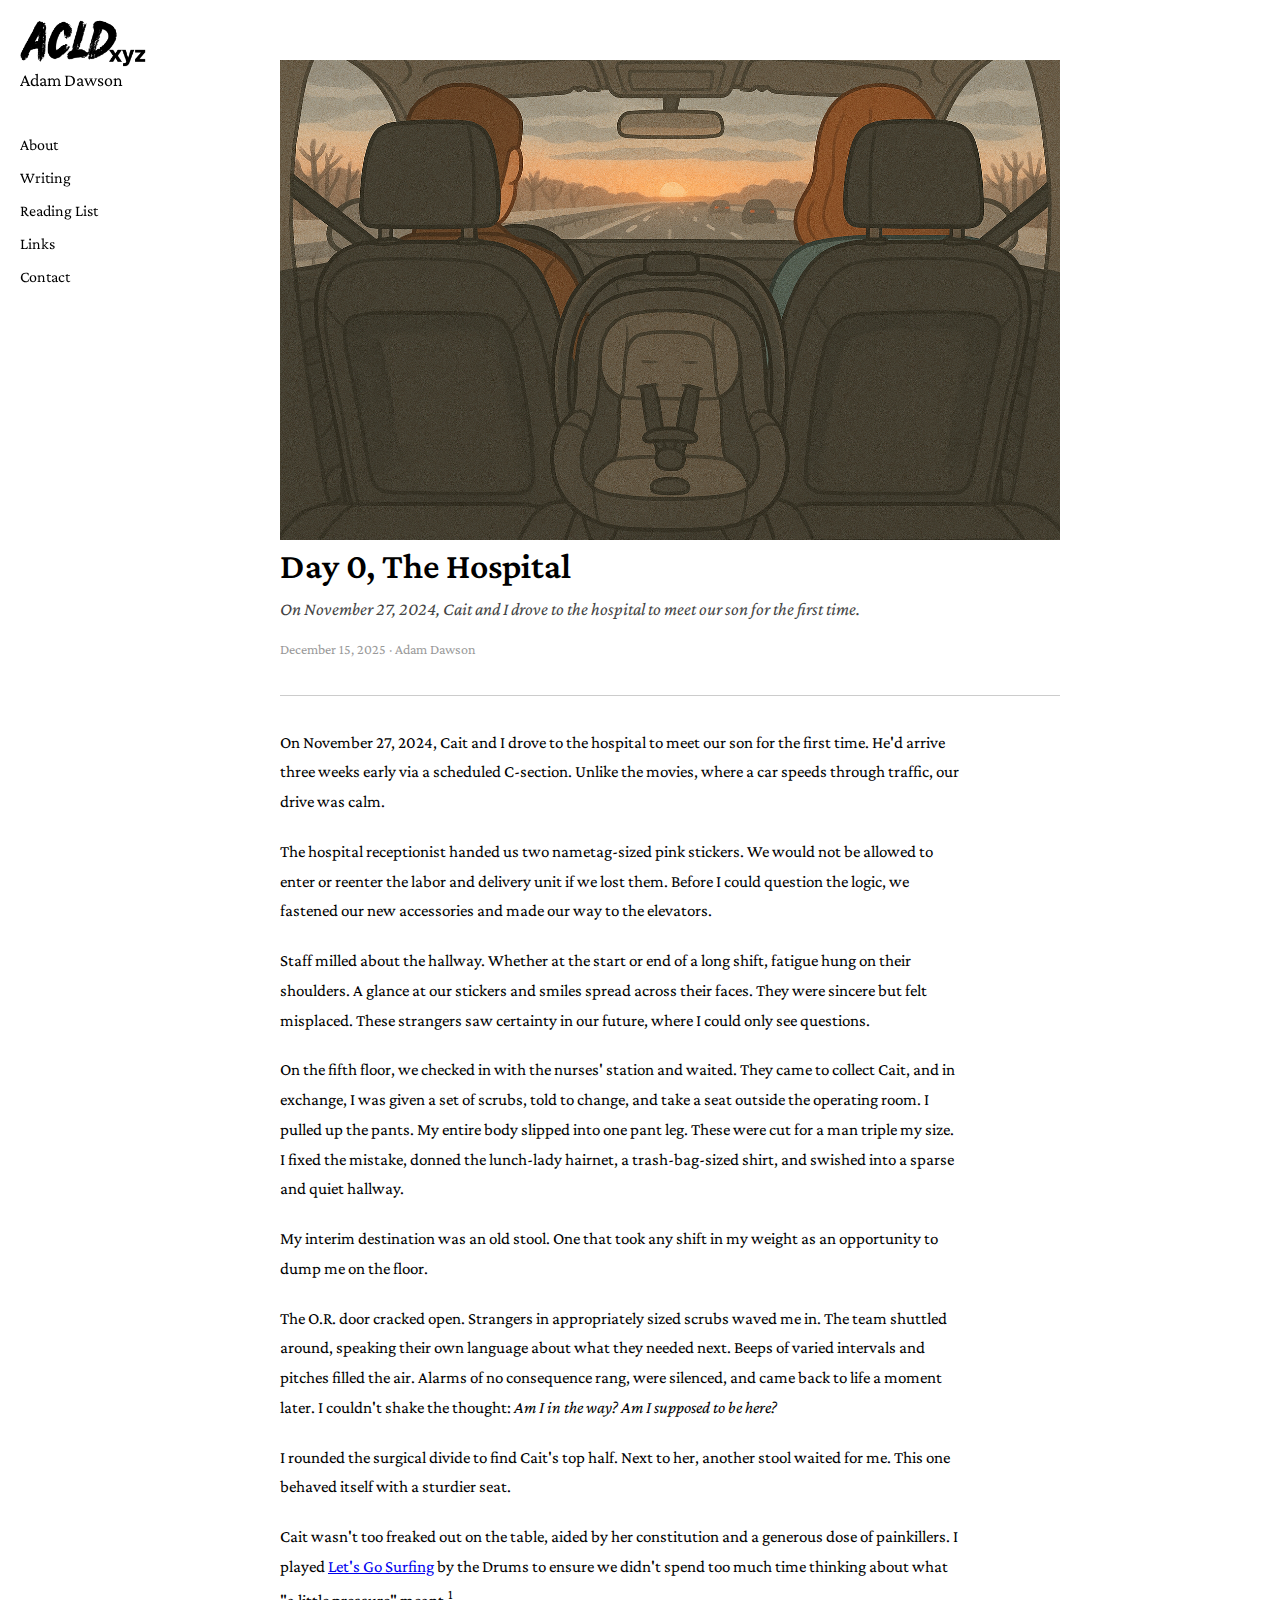
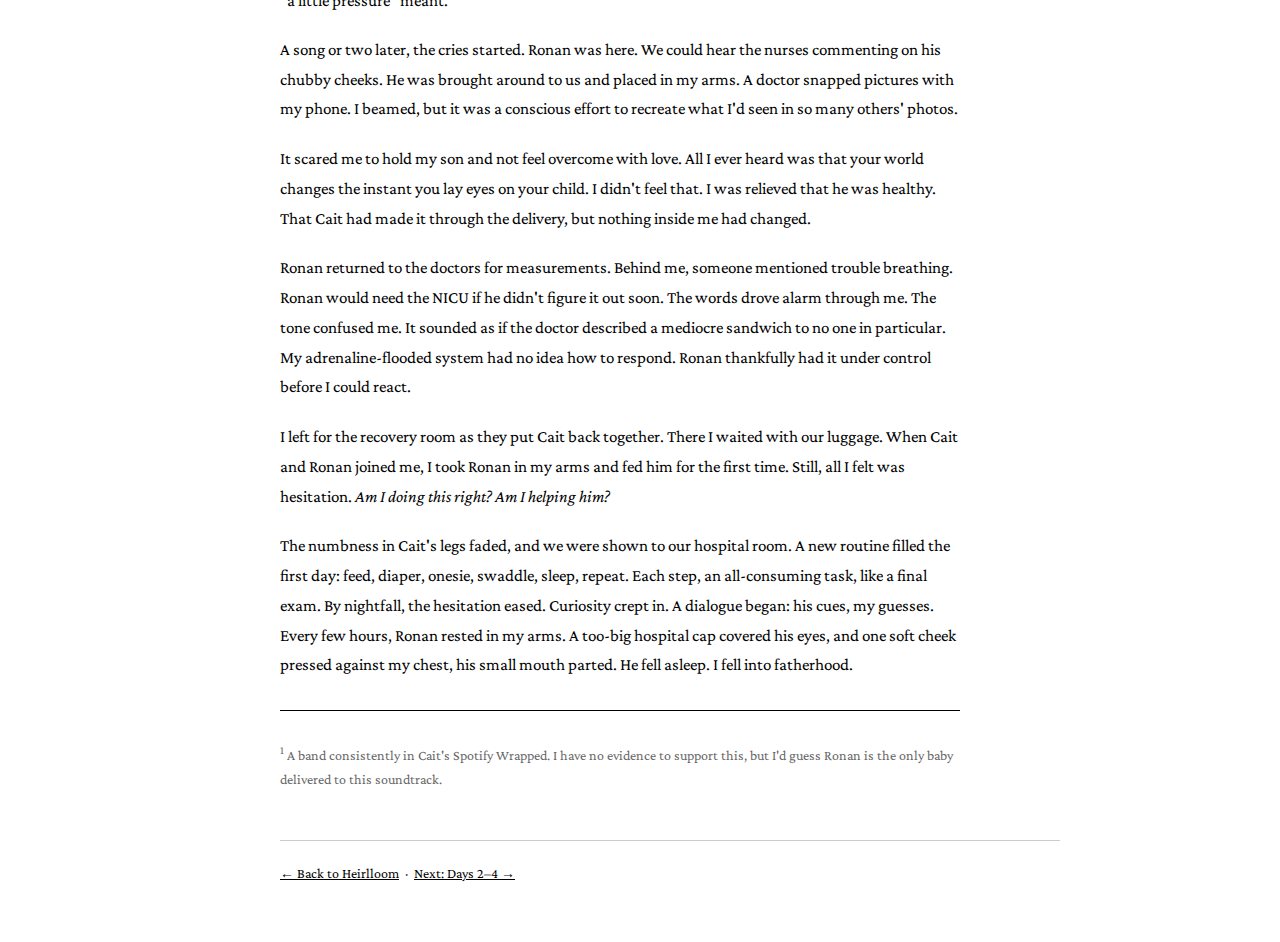
<file: heirlloom/day-0-the-hospital.html>
<!DOCTYPE html>
<html lang="en">
<head>
  <meta charset="UTF-8">
  <meta name="viewport" content="width=device-width, initial-scale=1">
  <title>Day 0, The Hospital — Heirlloom</title>
  <link rel="icon" type="image/png" href="../acldxyz logo.png">
  <link rel="stylesheet" href="../styles.css">
  <script async src="https://www.googletagmanager.com/gtag/js?id=G-S9B2L8ZZLW"></script>
  <script>
    window.dataLayer = window.dataLayer || [];
    function gtag(){dataLayer.push(arguments);}
    gtag('js', new Date());
    gtag('config', 'G-S9B2L8ZZLW');
  </script>
</head>

<body>

<div class="layout">

  <nav class="sidebar">
    <a href="../index.html" class="logo"><img src="../acldxyz logo.png" alt="Adam Dawson"></a>
    <span class="site-name">Adam Dawson</span>

    <a href="../about.html">About</a>

    <div class="nav-item has-submenu">
      <a class="parent-link" href="#">Writing</a>
      <div class="submenu">
        <a href="../fatherhood.html" aria-current="page">Fatherhood</a>
        <a href="../research.html">Research</a>
      </div>
    </div>

    <a href="../reading.html">Reading List</a>
    <a href="../links.html">Links</a>
    <a href="mailto:adam@acld.xyz">Contact</a>
  </nav>

  <main class="content">

    <img class="article-cover" src="../images/heirlloom/day-0-the-hospital.png" alt="Day 0 cover artwork">

    <div class="article-header">
      <h2>Day 0, The Hospital</h2>
      <p class="article-subtitle">On November 27, 2024, Cait and I drove to the hospital to meet our son for the first time.</p>
      <p class="article-meta">December 15, 2025 &middot; Adam Dawson</p>
    </div>

    <div class="article-body">
      <p>On November 27, 2024, Cait and I drove to the hospital to meet our son for the first time. He'd arrive three weeks early via a scheduled C-section. Unlike the movies, where a car speeds through traffic, our drive was calm.</p>

      <p>The hospital receptionist handed us two nametag-sized pink stickers. We would not be allowed to enter or reenter the labor and delivery unit if we lost them. Before I could question the logic, we fastened our new accessories and made our way to the elevators.</p>

      <p>Staff milled about the hallway. Whether at the start or end of a long shift, fatigue hung on their shoulders. A glance at our stickers and smiles spread across their faces. They were sincere but felt misplaced. These strangers saw certainty in our future, where I could only see questions.</p>

      <p>On the fifth floor, we checked in with the nurses' station and waited. They came to collect Cait, and in exchange, I was given a set of scrubs, told to change, and take a seat outside the operating room. I pulled up the pants. My entire body slipped into one pant leg. These were cut for a man triple my size. I fixed the mistake, donned the lunch-lady hairnet, a trash-bag-sized shirt, and swished into a sparse and quiet hallway.</p>

      <p>My interim destination was an old stool. One that took any shift in my weight as an opportunity to dump me on the floor.</p>

      <p>The O.R. door cracked open. Strangers in appropriately sized scrubs waved me in. The team shuttled around, speaking their own language about what they needed next. Beeps of varied intervals and pitches filled the air. Alarms of no consequence rang, were silenced, and came back to life a moment later. I couldn't shake the thought: <em>Am I in the way? Am I supposed to be here?</em></p>

      <p>I rounded the surgical divide to find Cait's top half. Next to her, another stool waited for me. This one behaved itself with a sturdier seat.</p>

      <p>Cait wasn't too freaked out on the table, aided by her constitution and a generous dose of painkillers. I played <a href="https://open.spotify.com/track/6l6LgnyNHL3U6UgSx5Aiph?si=ccc03658b8234133" target="_blank">Let's Go Surfing</a> by the Drums to ensure we didn't spend too much time thinking about what "a little pressure" meant.<sup>1</sup></p>

      <p>A song or two later, the cries started. Ronan was here. We could hear the nurses commenting on his chubby cheeks. He was brought around to us and placed in my arms. A doctor snapped pictures with my phone. I beamed, but it was a conscious effort to recreate what I'd seen in so many others' photos.</p>

      <p>It scared me to hold my son and not feel overcome with love. All I ever heard was that your world changes the instant you lay eyes on your child. I didn't feel that. I was relieved that he was healthy. That Cait had made it through the delivery, but nothing inside me had changed.</p>

      <p>Ronan returned to the doctors for measurements. Behind me, someone mentioned trouble breathing. Ronan would need the NICU if he didn't figure it out soon. The words drove alarm through me. The tone confused me. It sounded as if the doctor described a mediocre sandwich to no one in particular. My adrenaline-flooded system had no idea how to respond. Ronan thankfully had it under control before I could react.</p>

      <p>I left for the recovery room as they put Cait back together. There I waited with our luggage. When Cait and Ronan joined me, I took Ronan in my arms and fed him for the first time. Still, all I felt was hesitation. <em>Am I doing this right? Am I helping him?</em></p>

      <p>The numbness in Cait's legs faded, and we were shown to our hospital room. A new routine filled the first day: feed, diaper, onesie, swaddle, sleep, repeat. Each step, an all-consuming task, like a final exam. By nightfall, the hesitation eased. Curiosity crept in. A dialogue began: his cues, my guesses. Every few hours, Ronan rested in my arms. A too-big hospital cap covered his eyes, and one soft cheek pressed against my chest, his small mouth parted. He fell asleep. I fell into fatherhood.</p>

      <hr class="divider">

      <p style="font-size: 14px; color: #666;"><sup>1</sup> A band consistently in Cait's Spotify Wrapped. I have no evidence to support this, but I'd guess Ronan is the only baby delivered to this soundtrack.</p>
    </div>

    <div class="article-nav">
      <a href="../fatherhood.html">&larr; Back to Heirlloom</a>
      &nbsp;&middot;&nbsp;
      <a href="days-2-4-small-absurdities.html">Next: Days 2&ndash;4 &rarr;</a>
    </div>

  </main>

</div>

</body>
</html>
</file>
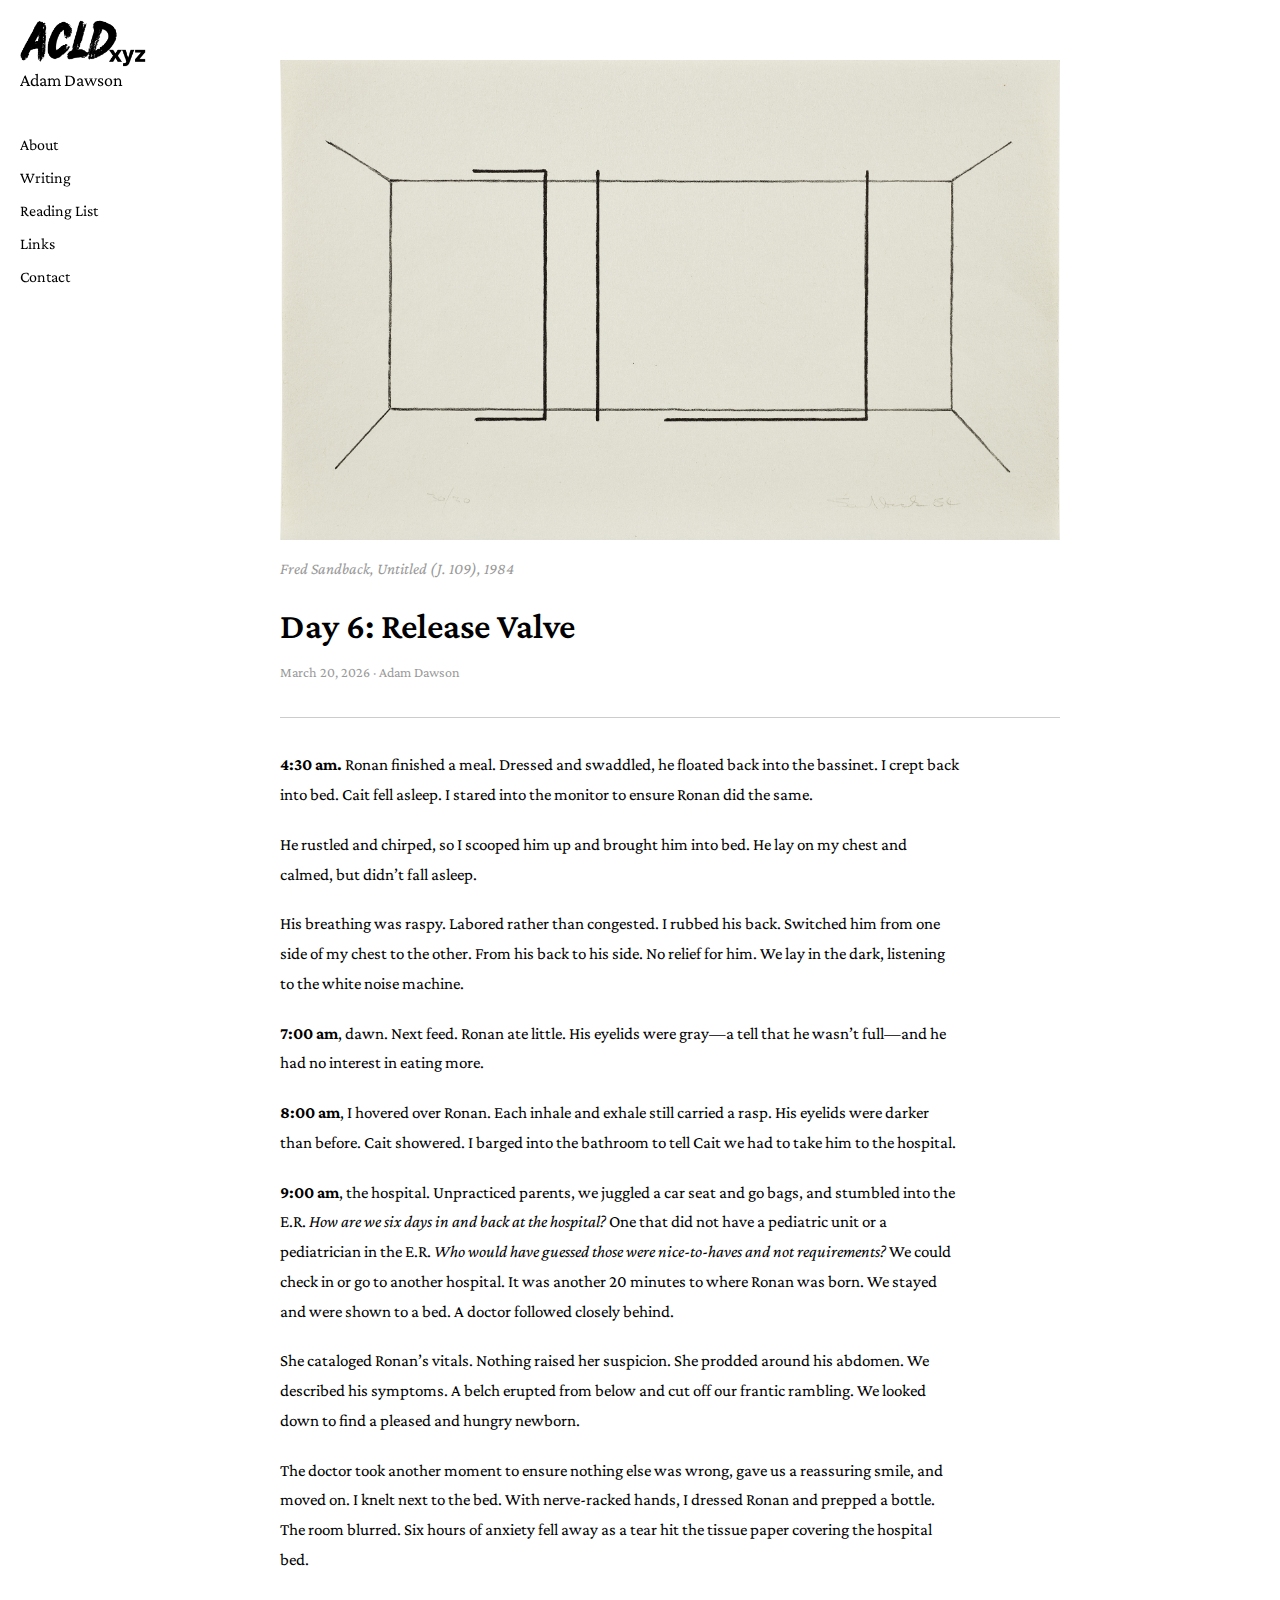
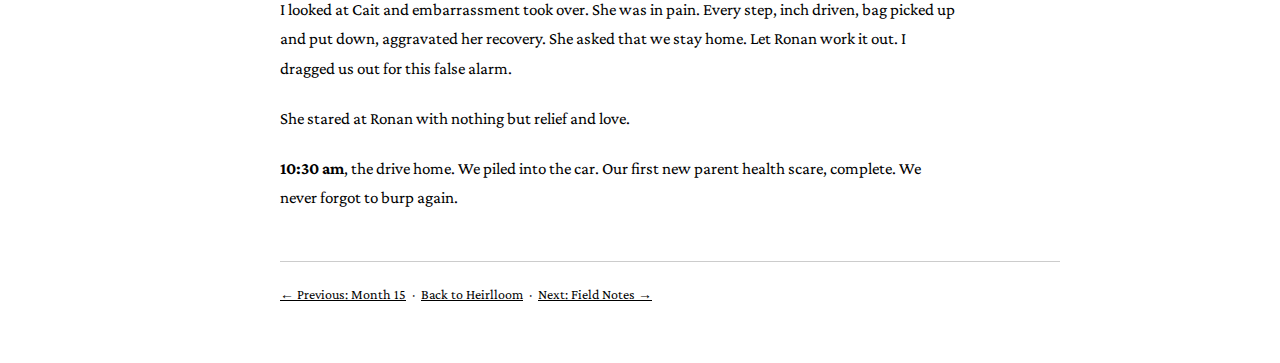
<file: heirlloom/day-6-release-valve.html>
<!DOCTYPE html>
<html lang="en">
<head>
  <meta charset="UTF-8">
  <meta name="viewport" content="width=device-width, initial-scale=1">
  <title>Day 6: Release Valve — Heirlloom</title>
  <link rel="icon" type="image/png" href="../acldxyz logo.png">
  <link rel="stylesheet" href="../styles.css">
  <script async src="https://www.googletagmanager.com/gtag/js?id=G-S9B2L8ZZLW"></script>
  <script>
    window.dataLayer = window.dataLayer || [];
    function gtag(){dataLayer.push(arguments);}
    gtag('js', new Date());
    gtag('config', 'G-S9B2L8ZZLW');
  </script>
</head>

<body>

<div class="layout">

  <nav class="sidebar">
    <a href="../index.html" class="logo"><img src="../acldxyz logo.png" alt="Adam Dawson"></a>
    <span class="site-name">Adam Dawson</span>

    <a href="../about.html">About</a>

    <div class="nav-item has-submenu">
      <a class="parent-link" href="#">Writing</a>
      <div class="submenu">
        <a href="../fatherhood.html" aria-current="page">Fatherhood</a>
        <a href="../research.html">Research</a>
      </div>
    </div>

    <a href="../reading.html">Reading List</a>
    <a href="../links.html">Links</a>
    <a href="mailto:adam@acld.xyz">Contact</a>
  </nav>

  <main class="content">

    <img class="article-cover" src="../images/heirlloom/day-6-release-valve.jpg" alt="Fred Sandback, Untitled (J. 109), 1984">
    <p class="article-cover-credit">Fred Sandback, <em>Untitled (J. 109)</em>, 1984</p>

    <div class="article-header">
      <h2>Day 6: Release Valve</h2>
      <p class="article-meta">March 20, 2026 &middot; Adam Dawson</p>
    </div>

    <div class="article-body">
      <p><strong>4:30 am.</strong> Ronan finished a meal. Dressed and swaddled, he floated back into the bassinet. I crept back into bed. Cait fell asleep. I stared into the monitor to ensure Ronan did the same.</p>

      <p>He rustled and chirped, so I scooped him up and brought him into bed. He lay on my chest and calmed, but didn&rsquo;t fall asleep.</p>

      <p>His breathing was raspy. Labored rather than congested. I rubbed his back. Switched him from one side of my chest to the other. From his back to his side. No relief for him. We lay in the dark, listening to the white noise machine.</p>

      <p><strong>7:00 am</strong>, dawn. Next feed. Ronan ate little. His eyelids were gray&mdash;a tell that he wasn&rsquo;t full&mdash;and he had no interest in eating more.</p>

      <p><strong>8:00 am</strong>, I hovered over Ronan. Each inhale and exhale still carried a rasp. His eyelids were darker than before. Cait showered. I barged into the bathroom to tell Cait we had to take him to the hospital.</p>

      <p><strong>9:00 am</strong>, the hospital. Unpracticed parents, we juggled a car seat and go bags, and stumbled into the E.R. <em>How are we six days in and back at the hospital?</em> One that did not have a pediatric unit or a pediatrician in the E.R. <em>Who would have guessed those were nice-to-haves and not requirements?</em> We could check in or go to another hospital. It was another 20 minutes to where Ronan was born. We stayed and were shown to a bed. A doctor followed closely behind.</p>

      <p>She cataloged Ronan&rsquo;s vitals. Nothing raised her suspicion. She prodded around his abdomen. We described his symptoms. A belch erupted from below and cut off our frantic rambling. We looked down to find a pleased and hungry newborn.</p>

      <p>The doctor took another moment to ensure nothing else was wrong, gave us a reassuring smile, and moved on. I knelt next to the bed. With nerve-racked hands, I dressed Ronan and prepped a bottle. The room blurred. Six hours of anxiety fell away as a tear hit the tissue paper covering the hospital bed.</p>

      <p>I looked at Cait and embarrassment took over. She was in pain. Every step, inch driven, bag picked up and put down, aggravated her recovery. She asked that we stay home. Let Ronan work it out. I dragged us out for this false alarm.</p>

      <p>She stared at Ronan with nothing but relief and love.</p>

      <p><strong>10:30 am</strong>, the drive home. We piled into the car. Our first new parent health scare, complete. We never forgot to burp again.</p>
    </div>

    <div class="article-nav">
      <a href="month-15-the-fear.html">&larr; Previous: Month 15</a>
      &nbsp;&middot;&nbsp;
      <a href="../fatherhood.html">Back to Heirlloom</a>
      &nbsp;&middot;&nbsp;
      <a href="field-notes-the-diaper-bag.html">Next: Field Notes &rarr;</a>
    </div>

  </main>

</div>

</body>
</html>
</file>
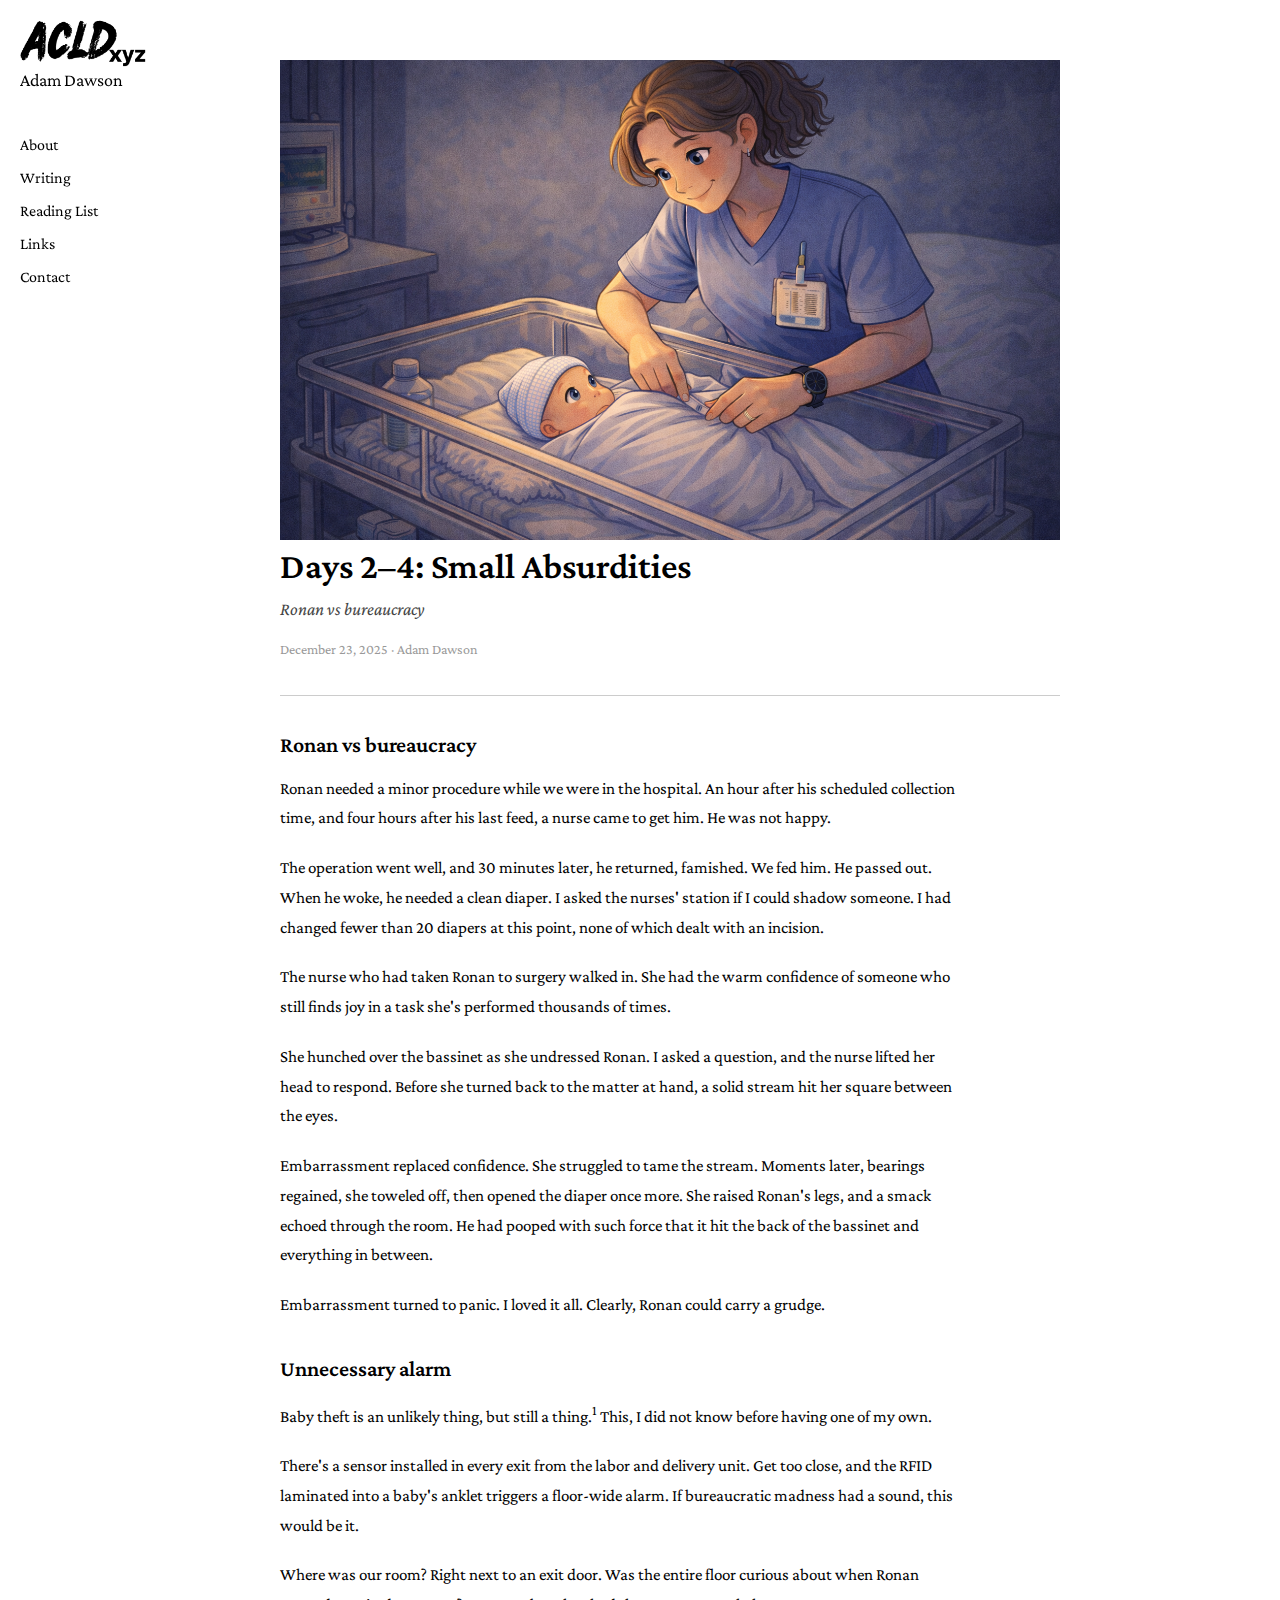
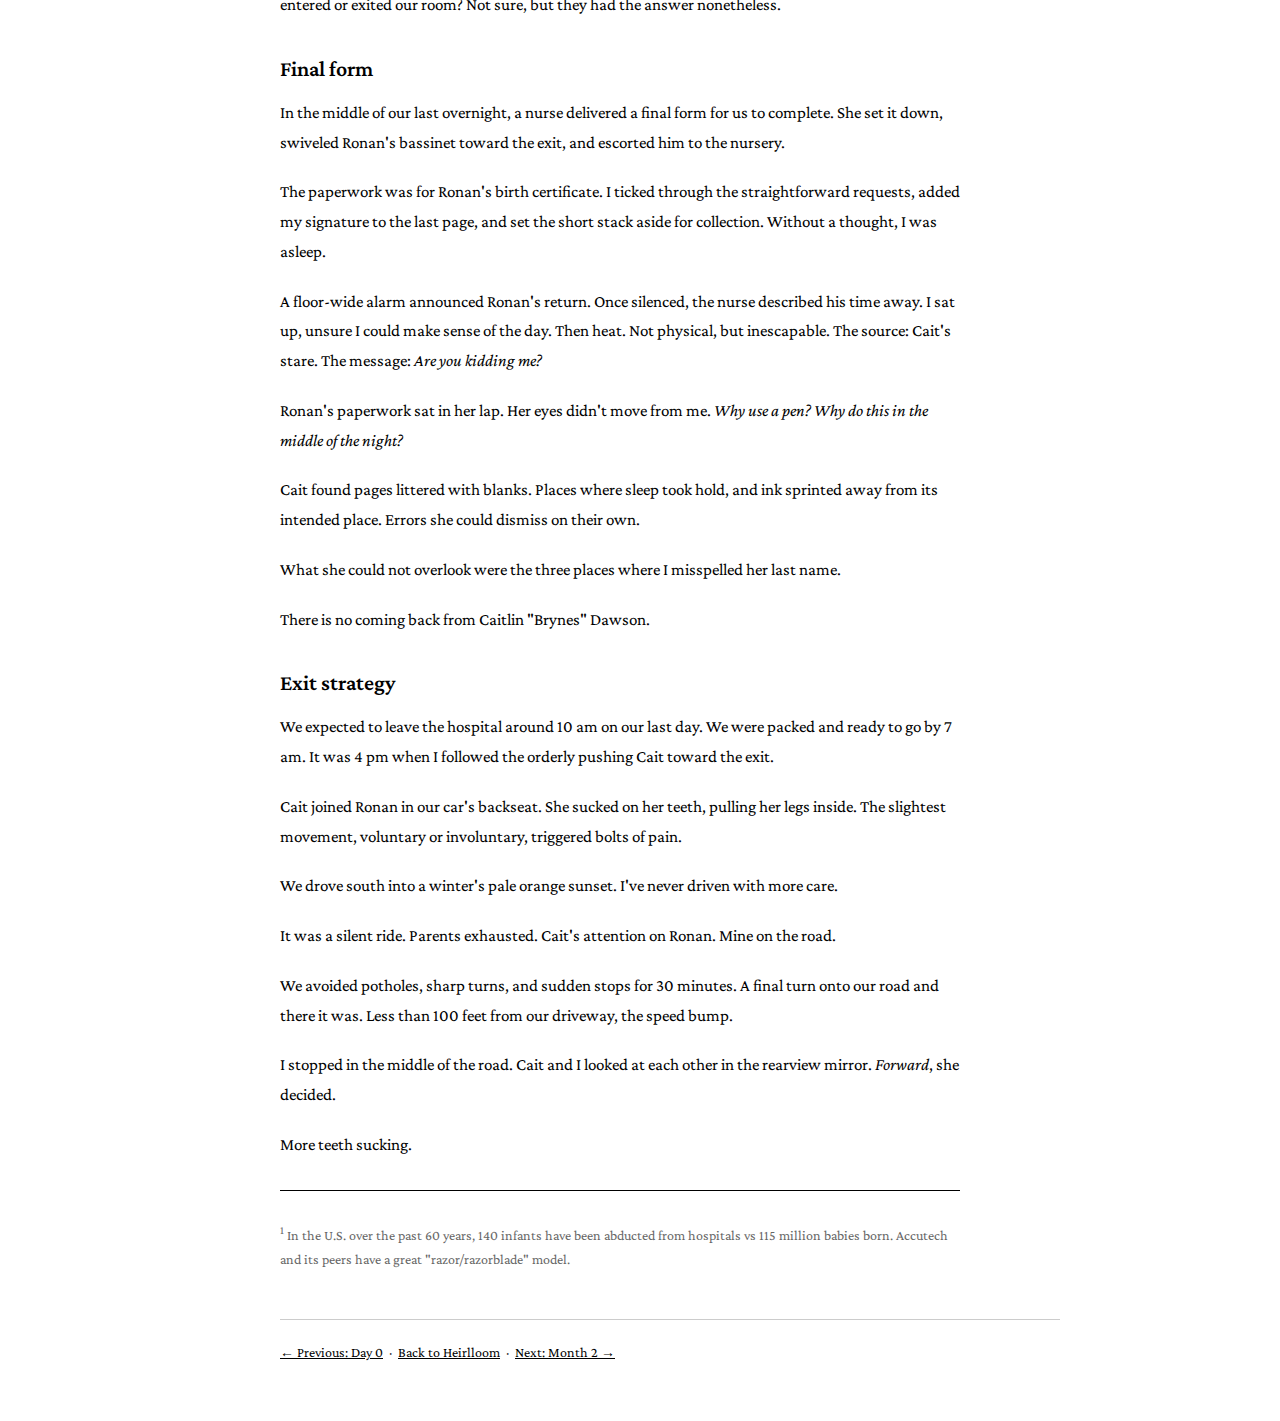
<file: heirlloom/days-2-4-small-absurdities.html>
<!DOCTYPE html>
<html lang="en">
<head>
  <meta charset="UTF-8">
  <title>Days 2–4: Small Absurdities — Heirlloom</title>
  <link rel="icon" type="image/png" href="../acldxyz logo.png">
  <link rel="stylesheet" href="../styles.css">
</head>
<body>

<div class="layout">

  <nav class="sidebar">
    <a href="../index.html" class="logo"><img src="../acldxyz logo.png" alt="Adam Dawson"></a>
    <span class="site-name">Adam Dawson</span>

    <a href="../about.html">About</a>

    <div class="nav-item has-submenu">
      <a class="parent-link" href="#">Writing</a>
      <div class="submenu">
        <a href="../fatherhood.html" aria-current="page">Fatherhood</a>
        <a href="../research.html">Research</a>
      </div>
    </div>

    <a href="../reading.html">Reading List</a>
    <a href="../links.html">Links</a>
    <a href="mailto:adam@acld.xyz">Contact</a>
  </nav>

  <main class="content">

    <img class="article-cover" src="../images/heirlloom/days-2-4-small-absurdities.png" alt="Days 2-4 cover artwork">

    <div class="article-header">
      <h2>Days 2&ndash;4: Small Absurdities</h2>
      <p class="article-subtitle">Ronan vs bureaucracy</p>
      <p class="article-meta">December 23, 2025 &middot; Adam Dawson</p>
    </div>

    <div class="article-body">

      <h3>Ronan vs bureaucracy</h3>

      <p>Ronan needed a minor procedure while we were in the hospital. An hour after his scheduled collection time, and four hours after his last feed, a nurse came to get him. He was not happy.</p>

      <p>The operation went well, and 30 minutes later, he returned, famished. We fed him. He passed out. When he woke, he needed a clean diaper. I asked the nurses' station if I could shadow someone. I had changed fewer than 20 diapers at this point, none of which dealt with an incision.</p>

      <p>The nurse who had taken Ronan to surgery walked in. She had the warm confidence of someone who still finds joy in a task she's performed thousands of times.</p>

      <p>She hunched over the bassinet as she undressed Ronan. I asked a question, and the nurse lifted her head to respond. Before she turned back to the matter at hand, a solid stream hit her square between the eyes.</p>

      <p>Embarrassment replaced confidence. She struggled to tame the stream. Moments later, bearings regained, she toweled off, then opened the diaper once more. She raised Ronan's legs, and a smack echoed through the room. He had pooped with such force that it hit the back of the bassinet and everything in between.</p>

      <p>Embarrassment turned to panic. I loved it all. Clearly, Ronan could carry a grudge.</p>

      <h3>Unnecessary alarm</h3>

      <p>Baby theft is an unlikely thing, but still a thing.<sup>1</sup> This, I did not know before having one of my own.</p>

      <p>There's a sensor installed in every exit from the labor and delivery unit. Get too close, and the RFID laminated into a baby's anklet triggers a floor-wide alarm. If bureaucratic madness had a sound, this would be it.</p>

      <p>Where was our room? Right next to an exit door. Was the entire floor curious about when Ronan entered or exited our room? Not sure, but they had the answer nonetheless.</p>

      <h3>Final form</h3>

      <p>In the middle of our last overnight, a nurse delivered a final form for us to complete. She set it down, swiveled Ronan's bassinet toward the exit, and escorted him to the nursery.</p>

      <p>The paperwork was for Ronan's birth certificate. I ticked through the straightforward requests, added my signature to the last page, and set the short stack aside for collection. Without a thought, I was asleep.</p>

      <p>A floor-wide alarm announced Ronan's return. Once silenced, the nurse described his time away. I sat up, unsure I could make sense of the day. Then heat. Not physical, but inescapable. The source: Cait's stare. The message: <em>Are you kidding me?</em></p>

      <p>Ronan's paperwork sat in her lap. Her eyes didn't move from me. <em>Why use a pen? Why do this in the middle of the night?</em></p>

      <p>Cait found pages littered with blanks. Places where sleep took hold, and ink sprinted away from its intended place. Errors she could dismiss on their own.</p>

      <p>What she could not overlook were the three places where I misspelled her last name.</p>

      <p>There is no coming back from Caitlin "Brynes" Dawson.</p>

      <h3>Exit strategy</h3>

      <p>We expected to leave the hospital around 10 am on our last day. We were packed and ready to go by 7 am. It was 4 pm when I followed the orderly pushing Cait toward the exit.</p>

      <p>Cait joined Ronan in our car's backseat. She sucked on her teeth, pulling her legs inside. The slightest movement, voluntary or involuntary, triggered bolts of pain.</p>

      <p>We drove south into a winter's pale orange sunset. I've never driven with more care.</p>

      <p>It was a silent ride. Parents exhausted. Cait's attention on Ronan. Mine on the road.</p>

      <p>We avoided potholes, sharp turns, and sudden stops for 30 minutes. A final turn onto our road and there it was. Less than 100 feet from our driveway, the speed bump.</p>

      <p>I stopped in the middle of the road. Cait and I looked at each other in the rearview mirror. <em>Forward</em>, she decided.</p>

      <p>More teeth sucking.</p>

      <hr class="divider">

      <p style="font-size: 14px; color: #666;"><sup>1</sup> In the U.S. over the past 60 years, 140 infants have been abducted from hospitals vs 115 million babies born. Accutech and its peers have a great "razor/razorblade" model.</p>
    </div>

    <div class="article-nav">
      <a href="day-0-the-hospital.html">&larr; Previous: Day 0</a>
      &nbsp;&middot;&nbsp;
      <a href="../fatherhood.html">Back to Heirlloom</a>
      &nbsp;&middot;&nbsp;
      <a href="month-2-an-acceptable-trade.html">Next: Month 2 &rarr;</a>
    </div>

  </main>

</div>

</body>
</html>
</file>
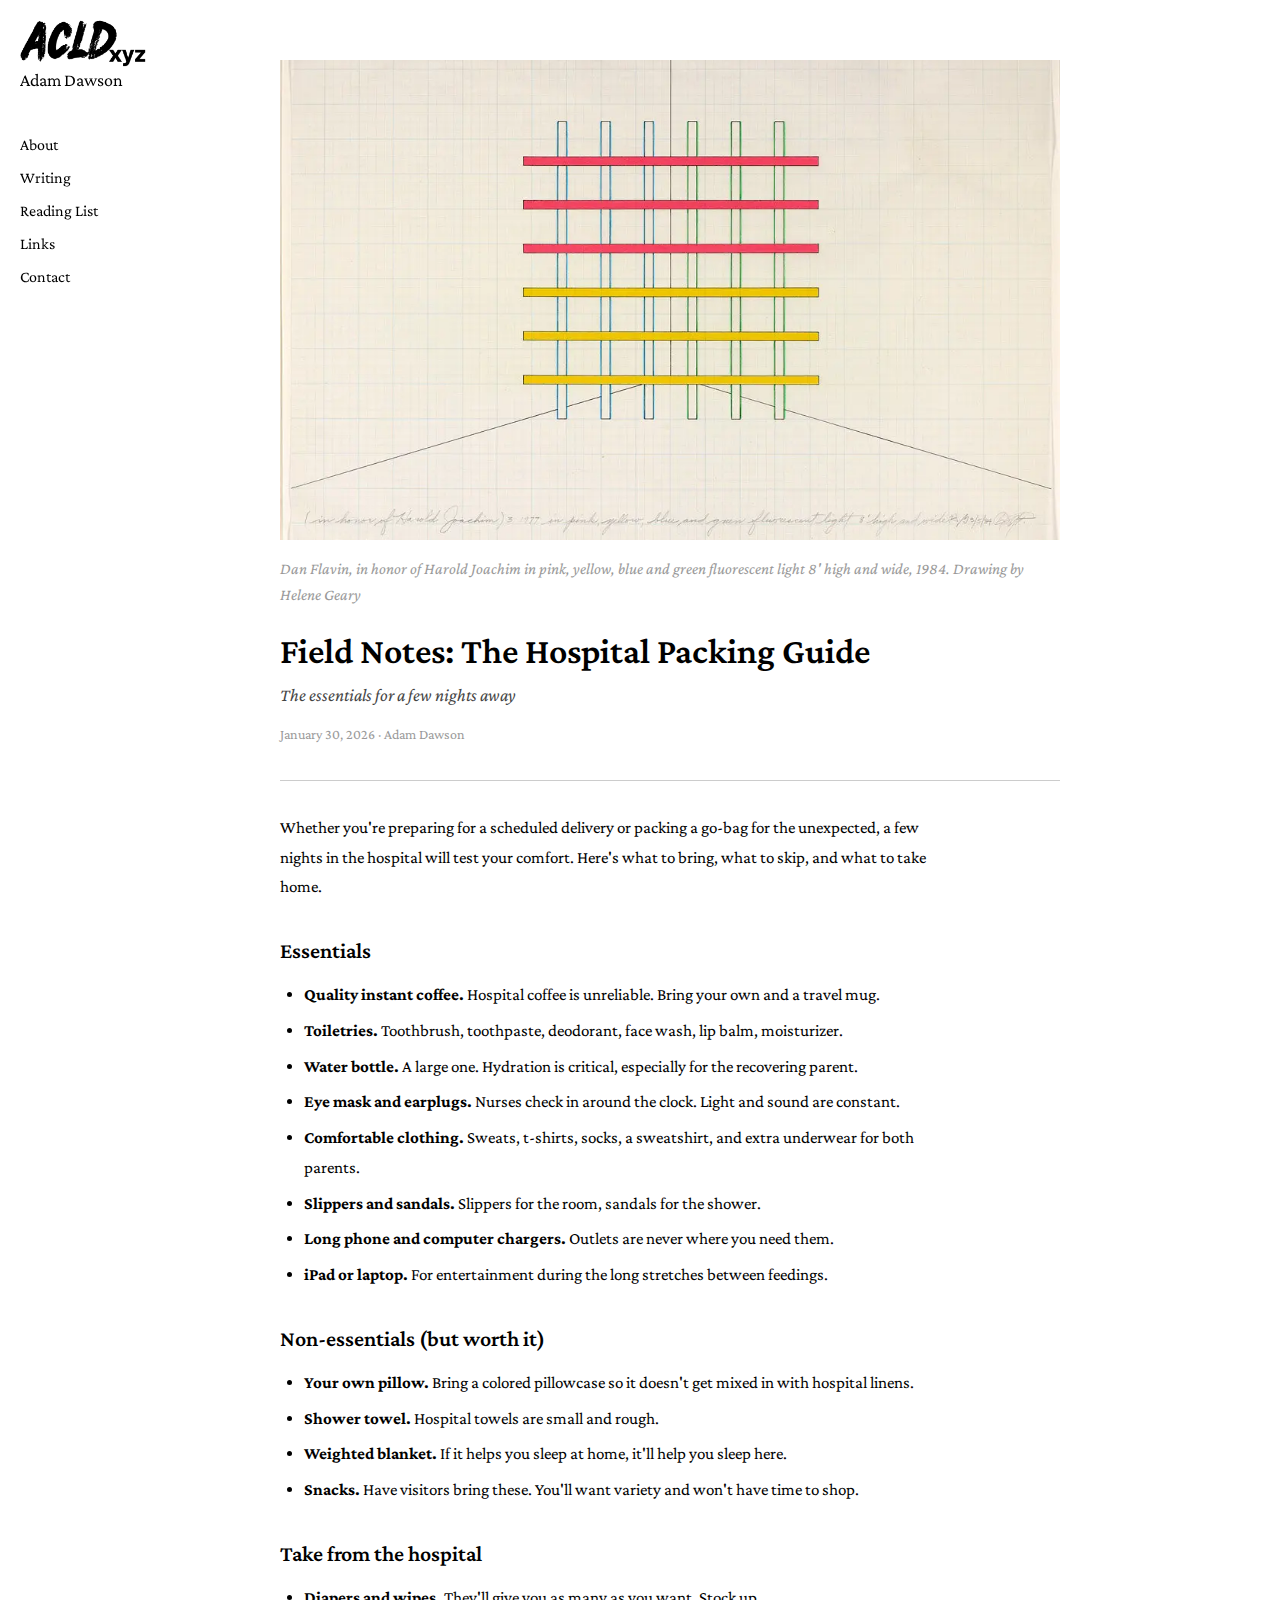
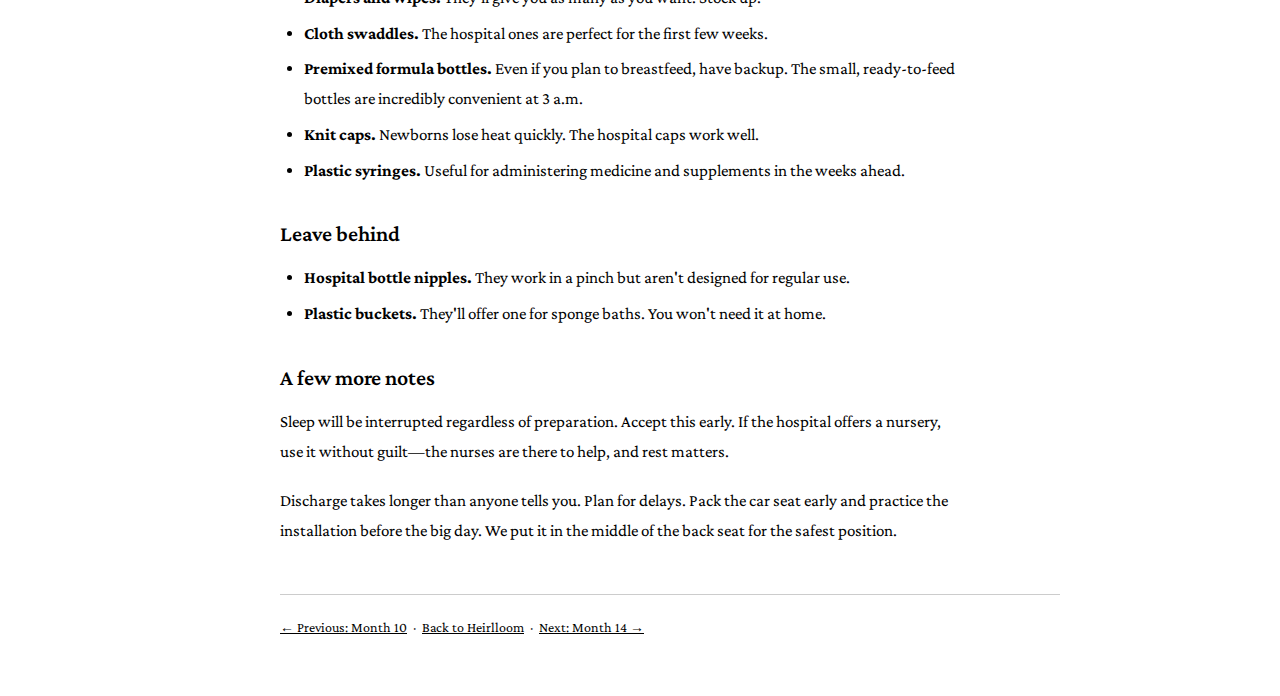
<file: heirlloom/field-notes-hospital-packing-guide.html>
<!DOCTYPE html>
<html lang="en">
<head>
  <meta charset="UTF-8">
  <title>Field Notes: The Hospital Packing Guide — Heirlloom</title>
  <link rel="icon" type="image/png" href="../acldxyz logo.png">
  <link rel="stylesheet" href="../styles.css">
</head>
<body>

<div class="layout">

  <nav class="sidebar">
    <a href="../index.html" class="logo"><img src="../acldxyz logo.png" alt="Adam Dawson"></a>
    <span class="site-name">Adam Dawson</span>

    <a href="../about.html">About</a>

    <div class="nav-item has-submenu">
      <a class="parent-link" href="#">Writing</a>
      <div class="submenu">
        <a href="../fatherhood.html" aria-current="page">Fatherhood</a>
        <a href="../research.html">Research</a>
      </div>
    </div>

    <a href="../reading.html">Reading List</a>
    <a href="../links.html">Links</a>
    <a href="mailto:adam@acld.xyz">Contact</a>
  </nav>

  <main class="content">

    <img class="article-cover" src="../images/heirlloom/field-notes-hospital-packing-guide.webp" alt="Dan Flavin, in honor of Harold Joachim, 1984">
    <p class="article-cover-credit">Dan Flavin, <em>in honor of Harold Joachim in pink, yellow, blue and green fluorescent light 8' high and wide</em>, 1984. Drawing by Helene Geary</p>

    <div class="article-header">
      <h2>Field Notes: The Hospital Packing Guide</h2>
      <p class="article-subtitle">The essentials for a few nights away</p>
      <p class="article-meta">January 30, 2026 &middot; Adam Dawson</p>
    </div>

    <div class="article-body">
      <p>Whether you're preparing for a scheduled delivery or packing a go-bag for the unexpected, a few nights in the hospital will test your comfort. Here's what to bring, what to skip, and what to take home.</p>

      <h3>Essentials</h3>
      <ul>
        <li><strong>Quality instant coffee.</strong> Hospital coffee is unreliable. Bring your own and a travel mug.</li>
        <li><strong>Toiletries.</strong> Toothbrush, toothpaste, deodorant, face wash, lip balm, moisturizer.</li>
        <li><strong>Water bottle.</strong> A large one. Hydration is critical, especially for the recovering parent.</li>
        <li><strong>Eye mask and earplugs.</strong> Nurses check in around the clock. Light and sound are constant.</li>
        <li><strong>Comfortable clothing.</strong> Sweats, t-shirts, socks, a sweatshirt, and extra underwear for both parents.</li>
        <li><strong>Slippers and sandals.</strong> Slippers for the room, sandals for the shower.</li>
        <li><strong>Long phone and computer chargers.</strong> Outlets are never where you need them.</li>
        <li><strong>iPad or laptop.</strong> For entertainment during the long stretches between feedings.</li>
      </ul>

      <h3>Non-essentials (but worth it)</h3>
      <ul>
        <li><strong>Your own pillow.</strong> Bring a colored pillowcase so it doesn't get mixed in with hospital linens.</li>
        <li><strong>Shower towel.</strong> Hospital towels are small and rough.</li>
        <li><strong>Weighted blanket.</strong> If it helps you sleep at home, it'll help you sleep here.</li>
        <li><strong>Snacks.</strong> Have visitors bring these. You'll want variety and won't have time to shop.</li>
      </ul>

      <h3>Take from the hospital</h3>
      <ul>
        <li><strong>Diapers and wipes.</strong> They'll give you as many as you want. Stock up.</li>
        <li><strong>Cloth swaddles.</strong> The hospital ones are perfect for the first few weeks.</li>
        <li><strong>Premixed formula bottles.</strong> Even if you plan to breastfeed, have backup. The small, ready-to-feed bottles are incredibly convenient at 3 a.m.</li>
        <li><strong>Knit caps.</strong> Newborns lose heat quickly. The hospital caps work well.</li>
        <li><strong>Plastic syringes.</strong> Useful for administering medicine and supplements in the weeks ahead.</li>
      </ul>

      <h3>Leave behind</h3>
      <ul>
        <li><strong>Hospital bottle nipples.</strong> They work in a pinch but aren't designed for regular use.</li>
        <li><strong>Plastic buckets.</strong> They'll offer one for sponge baths. You won't need it at home.</li>
      </ul>

      <h3>A few more notes</h3>
      <p>Sleep will be interrupted regardless of preparation. Accept this early. If the hospital offers a nursery, use it without guilt&mdash;the nurses are there to help, and rest matters.</p>

      <p>Discharge takes longer than anyone tells you. Plan for delays. Pack the car seat early and practice the installation before the big day. We put it in the middle of the back seat for the safest position.</p>
    </div>

    <div class="article-nav">
      <a href="month-10-a-night-to-remember.html">&larr; Previous: Month 10</a>
      &nbsp;&middot;&nbsp;
      <a href="../fatherhood.html">Back to Heirlloom</a>
      &nbsp;&middot;&nbsp;
      <a href="month-14-a-flippant-yes.html">Next: Month 14 &rarr;</a>
    </div>

  </main>

</div>

</body>
</html>
</file>
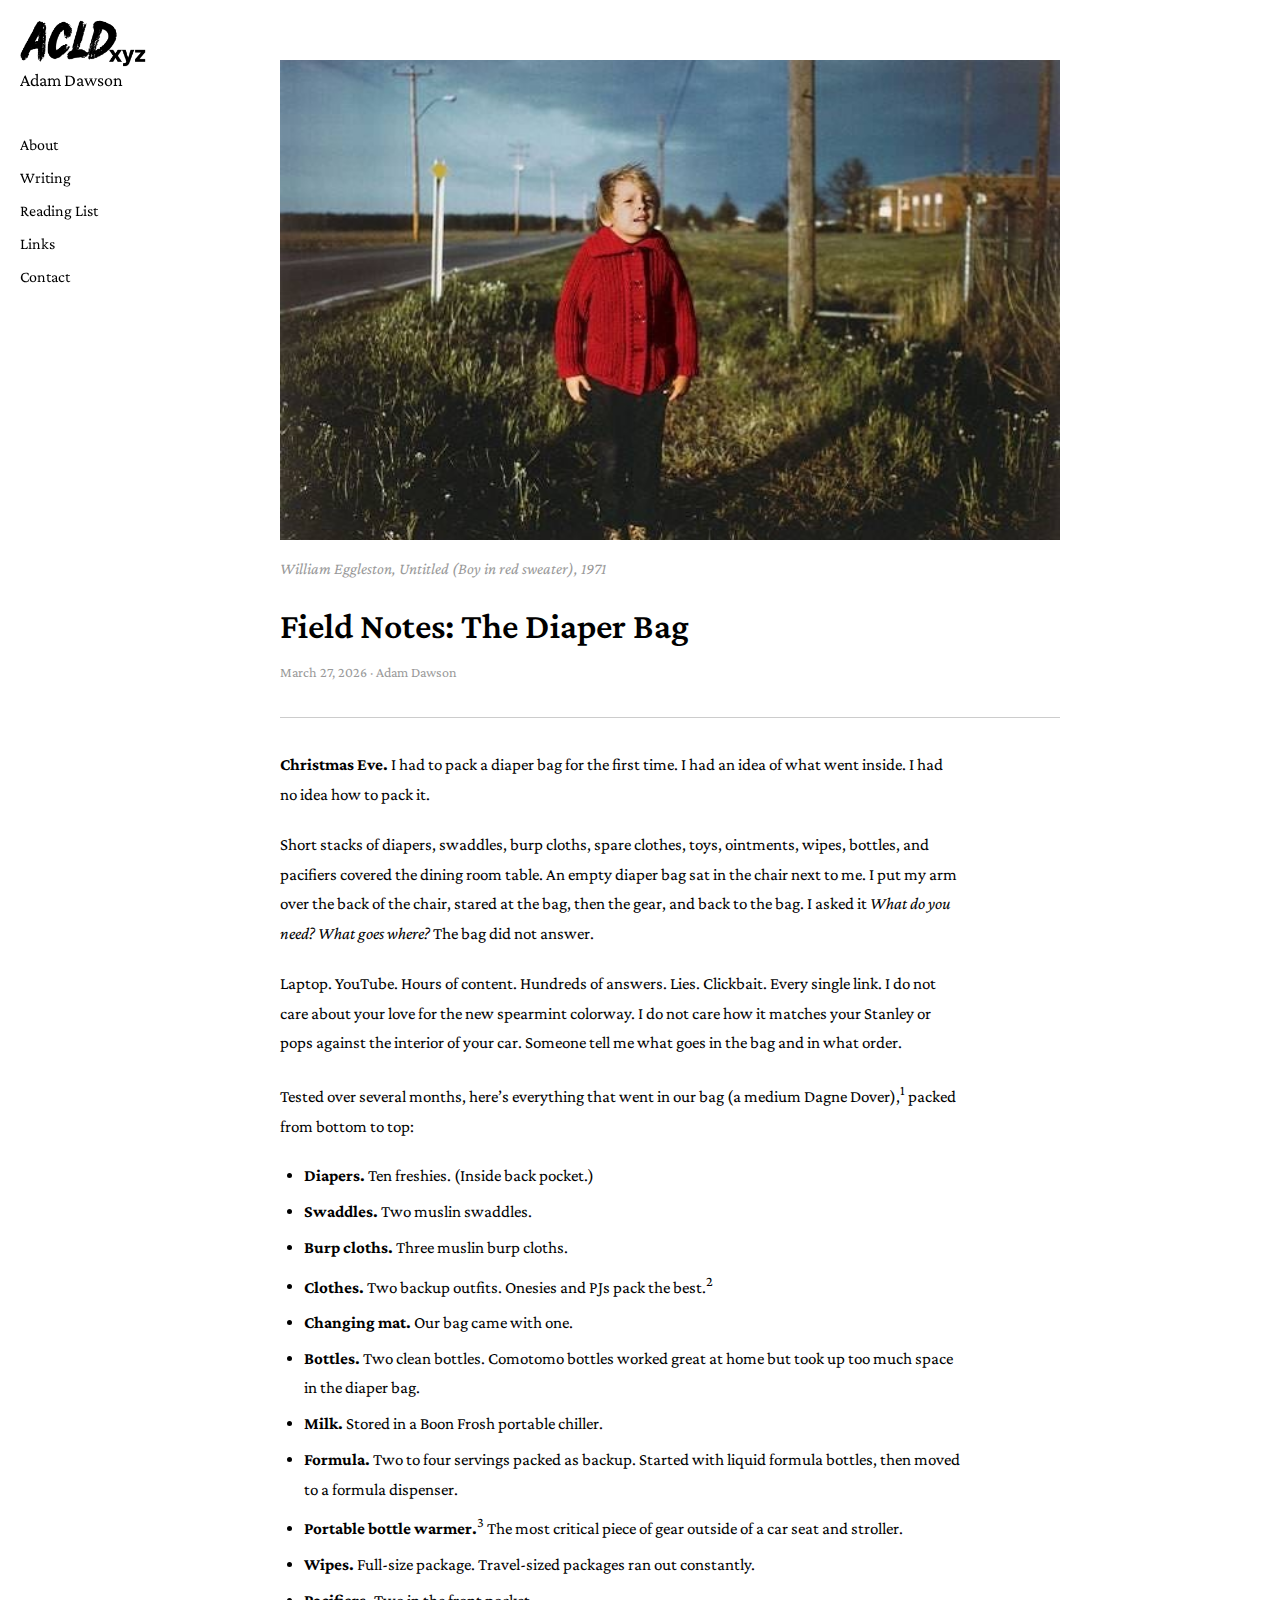
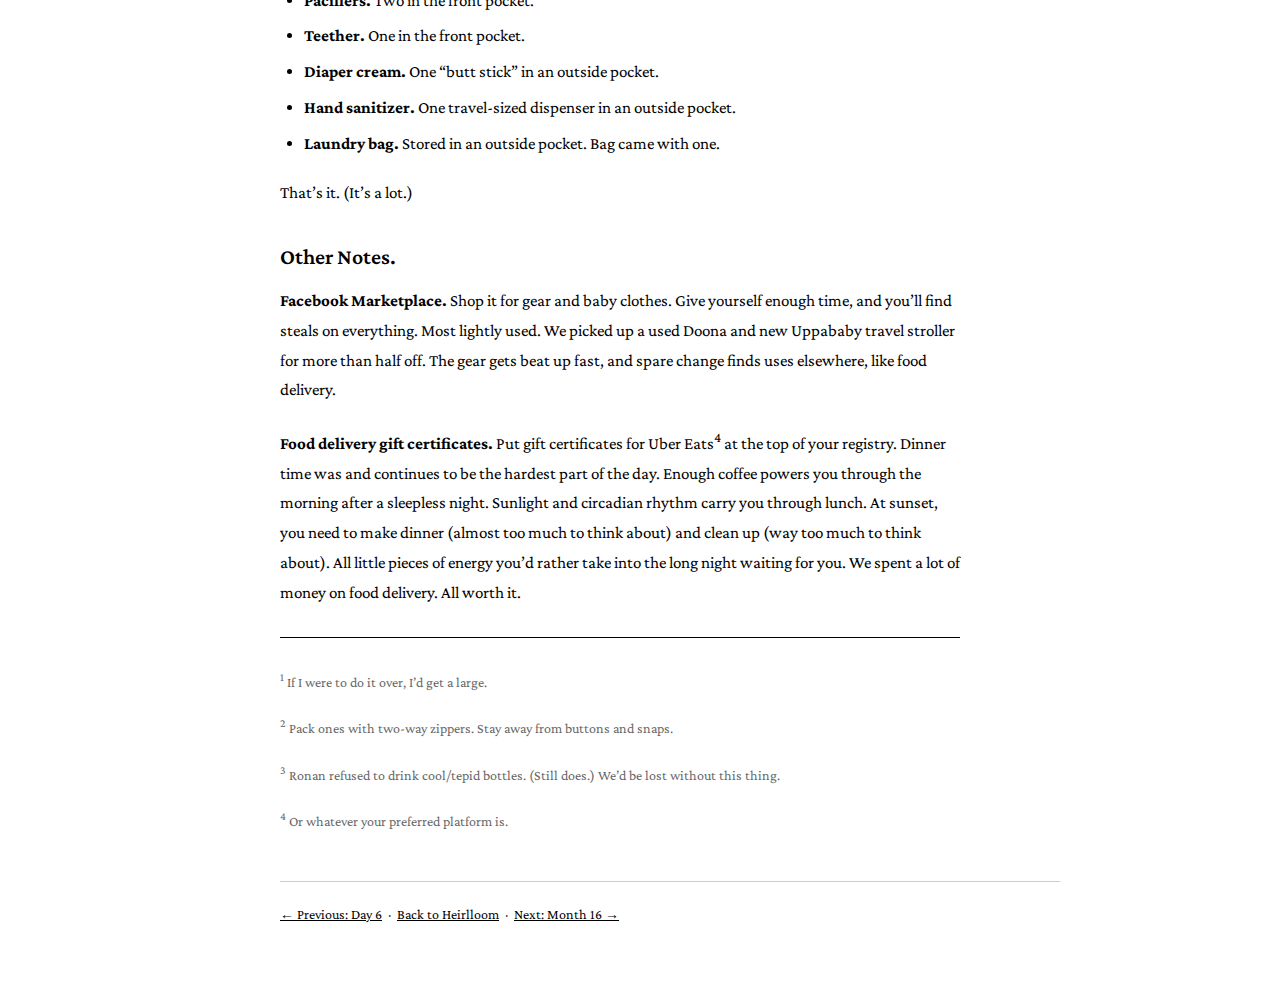
<file: heirlloom/field-notes-the-diaper-bag.html>
<!DOCTYPE html>
<html lang="en">
<head>
  <meta charset="UTF-8">
  <meta name="viewport" content="width=device-width, initial-scale=1">
  <title>Field Notes: The Diaper Bag — Heirlloom</title>
  <link rel="icon" type="image/png" href="../acldxyz logo.png">
  <link rel="stylesheet" href="../styles.css">
  <script async src="https://www.googletagmanager.com/gtag/js?id=G-S9B2L8ZZLW"></script>
  <script>
    window.dataLayer = window.dataLayer || [];
    function gtag(){dataLayer.push(arguments);}
    gtag('js', new Date());
    gtag('config', 'G-S9B2L8ZZLW');
  </script>
</head>

<body>

<div class="layout">

  <nav class="sidebar">
    <a href="../index.html" class="logo"><img src="../acldxyz logo.png" alt="Adam Dawson"></a>
    <span class="site-name">Adam Dawson</span>

    <a href="../about.html">About</a>

    <div class="nav-item has-submenu">
      <a class="parent-link" href="#">Writing</a>
      <div class="submenu">
        <a href="../fatherhood.html" aria-current="page">Fatherhood</a>
        <a href="../research.html">Research</a>
      </div>
    </div>

    <a href="../reading.html">Reading List</a>
    <a href="../links.html">Links</a>
    <a href="mailto:adam@acld.xyz">Contact</a>
  </nav>

  <main class="content">

    <img class="article-cover" src="../images/heirlloom/field-notes-the-diaper-bag.jpeg" alt="William Eggleston, Untitled (Boy in red sweater), 1971">
    <p class="article-cover-credit">William Eggleston, <em>Untitled (Boy in red sweater)</em>, 1971</p>

    <div class="article-header">
      <h2>Field Notes: The Diaper Bag</h2>
      <p class="article-meta">March 27, 2026 &middot; Adam Dawson</p>
    </div>

    <div class="article-body">
      <p><strong>Christmas Eve.</strong> I had to pack a diaper bag for the first time. I had an idea of what went inside. I had no idea how to pack it.</p>

      <p>Short stacks of diapers, swaddles, burp cloths, spare clothes, toys, ointments, wipes, bottles, and pacifiers covered the dining room table. An empty diaper bag sat in the chair next to me. I put my arm over the back of the chair, stared at the bag, then the gear, and back to the bag. I asked it <em>What do you need? What goes where?</em> The bag did not answer.</p>

      <p>Laptop. YouTube. Hours of content. Hundreds of answers. Lies. Clickbait. Every single link. I do not care about your love for the new spearmint colorway. I do not care how it matches your Stanley or pops against the interior of your car. Someone tell me what goes in the bag and in what order.</p>

      <p>Tested over several months, here&rsquo;s everything that went in our bag (a medium Dagne Dover),<sup>1</sup> packed from bottom to top:</p>

      <ul>
        <li><strong>Diapers.</strong> Ten freshies. (Inside back pocket.)</li>
        <li><strong>Swaddles.</strong> Two muslin swaddles.</li>
        <li><strong>Burp cloths.</strong> Three muslin burp cloths.</li>
        <li><strong>Clothes.</strong> Two backup outfits. Onesies and PJs pack the best.<sup>2</sup></li>
        <li><strong>Changing mat.</strong> Our bag came with one.</li>
        <li><strong>Bottles.</strong> Two clean bottles. Comotomo bottles worked great at home but took up too much space in the diaper bag.</li>
        <li><strong>Milk.</strong> Stored in a Boon Frosh portable chiller.</li>
        <li><strong>Formula.</strong> Two to four servings packed as backup. Started with liquid formula bottles, then moved to a formula dispenser.</li>
        <li><strong>Portable bottle warmer.</strong><sup>3</sup> The most critical piece of gear outside of a car seat and stroller.</li>
        <li><strong>Wipes.</strong> Full-size package. Travel-sized packages ran out constantly.</li>
        <li><strong>Pacifiers.</strong> Two in the front pocket.</li>
        <li><strong>Teether.</strong> One in the front pocket.</li>
        <li><strong>Diaper cream.</strong> One &ldquo;butt stick&rdquo; in an outside pocket.</li>
        <li><strong>Hand sanitizer.</strong> One travel-sized dispenser in an outside pocket.</li>
        <li><strong>Laundry bag.</strong> Stored in an outside pocket. Bag came with one.</li>
      </ul>

      <p>That&rsquo;s it. (It&rsquo;s a lot.)</p>

      <h3>Other Notes.</h3>

      <p><strong>Facebook Marketplace.</strong> Shop it for gear and baby clothes. Give yourself enough time, and you&rsquo;ll find steals on everything. Most lightly used. We picked up a used Doona and new Uppababy travel stroller for more than half off. The gear gets beat up fast, and spare change finds uses elsewhere, like food delivery.</p>

      <p><strong>Food delivery gift certificates.</strong> Put gift certificates for Uber Eats<sup>4</sup> at the top of your registry. Dinner time was and continues to be the hardest part of the day. Enough coffee powers you through the morning after a sleepless night. Sunlight and circadian rhythm carry you through lunch. At sunset, you need to make dinner (almost too much to think about) and clean up (way too much to think about). All little pieces of energy you&rsquo;d rather take into the long night waiting for you. We spent a lot of money on food delivery. All worth it.</p>

      <hr class="divider">

      <p style="font-size: 14px; color: #666;"><sup>1</sup> If I were to do it over, I&rsquo;d get a large.</p>
      <p style="font-size: 14px; color: #666;"><sup>2</sup> Pack ones with two-way zippers. Stay away from buttons and snaps.</p>
      <p style="font-size: 14px; color: #666;"><sup>3</sup> Ronan refused to drink cool/tepid bottles. (Still does.) We&rsquo;d be lost without this thing.</p>
      <p style="font-size: 14px; color: #666;"><sup>4</sup> Or whatever your preferred platform is.</p>
    </div>

    <div class="article-nav">
      <a href="day-6-release-valve.html">&larr; Previous: Day 6</a>
      &nbsp;&middot;&nbsp;
      <a href="../fatherhood.html">Back to Heirlloom</a>
      &nbsp;&middot;&nbsp;
      <a href="month-16-growth-spurt.html">Next: Month 16 &rarr;</a>
    </div>

  </main>

</div>

</body>
</html>
</file>
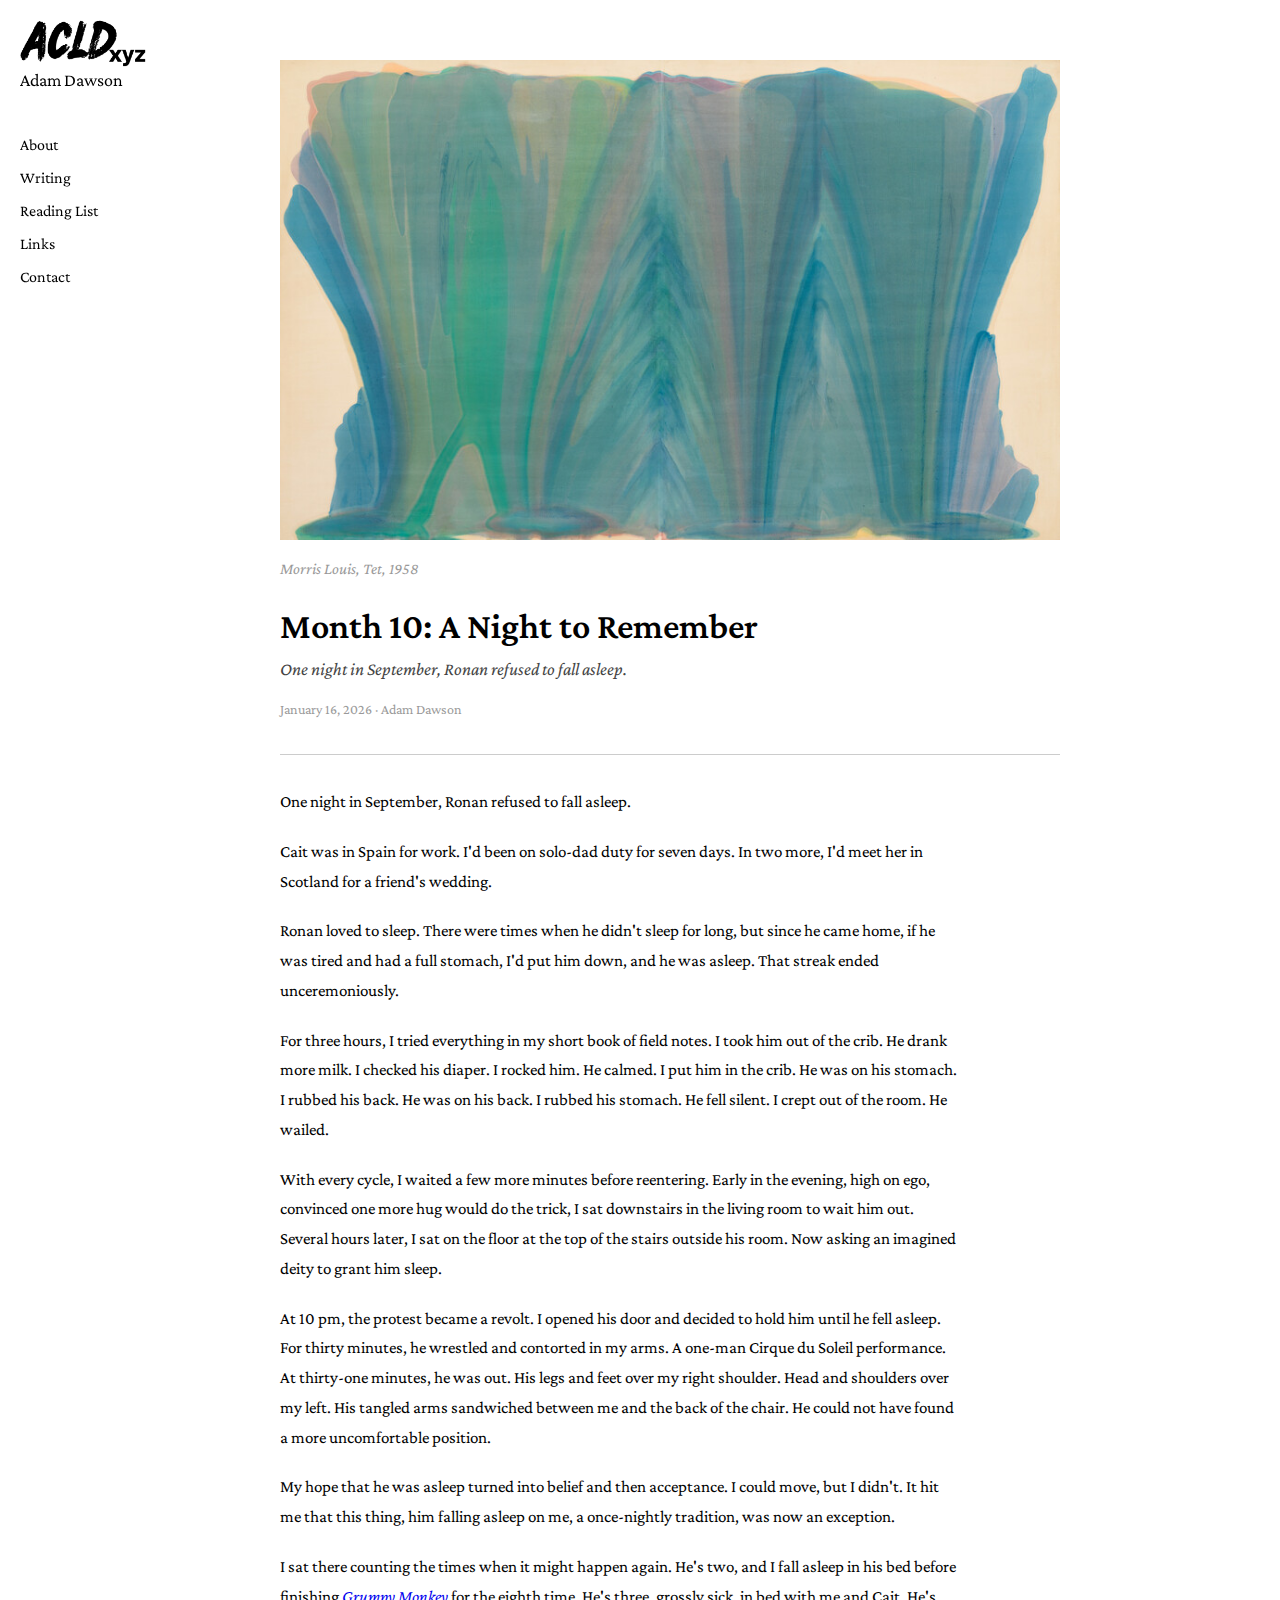
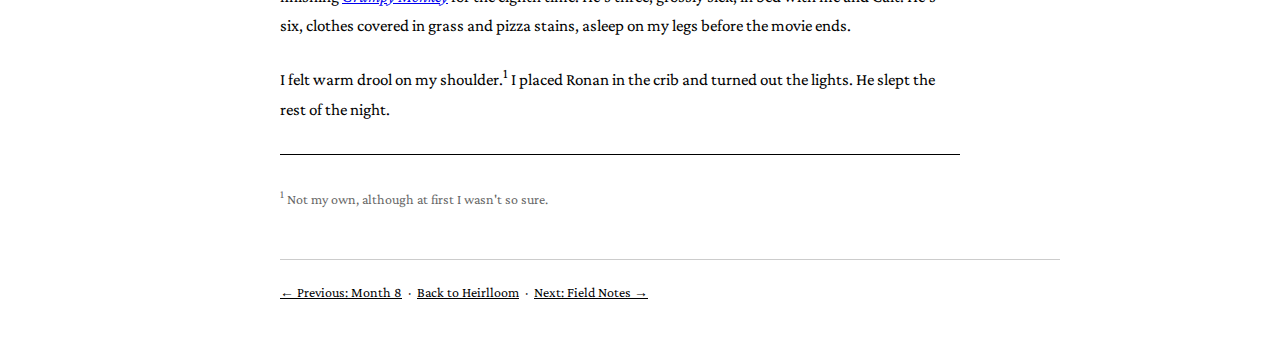
<file: heirlloom/month-10-a-night-to-remember.html>
<!DOCTYPE html>
<html lang="en">
<head>
  <meta charset="UTF-8">
  <meta name="viewport" content="width=device-width, initial-scale=1">
  <title>Month 10: A Night to Remember — Heirlloom</title>
  <link rel="icon" type="image/png" href="../acldxyz logo.png">
  <link rel="stylesheet" href="../styles.css">
  <script async src="https://www.googletagmanager.com/gtag/js?id=G-S9B2L8ZZLW"></script>
  <script>
    window.dataLayer = window.dataLayer || [];
    function gtag(){dataLayer.push(arguments);}
    gtag('js', new Date());
    gtag('config', 'G-S9B2L8ZZLW');
  </script>
</head>

<body>

<div class="layout">

  <nav class="sidebar">
    <a href="../index.html" class="logo"><img src="../acldxyz logo.png" alt="Adam Dawson"></a>
    <span class="site-name">Adam Dawson</span>

    <a href="../about.html">About</a>

    <div class="nav-item has-submenu">
      <a class="parent-link" href="#">Writing</a>
      <div class="submenu">
        <a href="../fatherhood.html" aria-current="page">Fatherhood</a>
        <a href="../research.html">Research</a>
      </div>
    </div>

    <a href="../reading.html">Reading List</a>
    <a href="../links.html">Links</a>
    <a href="mailto:adam@acld.xyz">Contact</a>
  </nav>

  <main class="content">

    <img class="article-cover" src="../images/heirlloom/month-10-a-night-to-remember.jpeg" alt="Morris Louis, Tet, 1958">
    <p class="article-cover-credit">Morris Louis, <em>Tet</em>, 1958</p>

    <div class="article-header">
      <h2>Month 10: A Night to Remember</h2>
      <p class="article-subtitle">One night in September, Ronan refused to fall asleep.</p>
      <p class="article-meta">January 16, 2026 &middot; Adam Dawson</p>
    </div>

    <div class="article-body">
      <p>One night in September, Ronan refused to fall asleep.</p>

      <p>Cait was in Spain for work. I'd been on solo-dad duty for seven days. In two more, I'd meet her in Scotland for a friend's wedding.</p>

      <p>Ronan loved to sleep. There were times when he didn't sleep for long, but since he came home, if he was tired and had a full stomach, I'd put him down, and he was asleep. That streak ended unceremoniously.</p>

      <p>For three hours, I tried everything in my short book of field notes. I took him out of the crib. He drank more milk. I checked his diaper. I rocked him. He calmed. I put him in the crib. He was on his stomach. I rubbed his back. He was on his back. I rubbed his stomach. He fell silent. I crept out of the room. He wailed.</p>

      <p>With every cycle, I waited a few more minutes before reentering. Early in the evening, high on ego, convinced one more hug would do the trick, I sat downstairs in the living room to wait him out. Several hours later, I sat on the floor at the top of the stairs outside his room. Now asking an imagined deity to grant him sleep.</p>

      <p>At 10 pm, the protest became a revolt. I opened his door and decided to hold him until he fell asleep. For thirty minutes, he wrestled and contorted in my arms. A one-man Cirque du Soleil performance. At thirty-one minutes, he was out. His legs and feet over my right shoulder. Head and shoulders over my left. His tangled arms sandwiched between me and the back of the chair. He could not have found a more uncomfortable position.</p>

      <p>My hope that he was asleep turned into belief and then acceptance. I could move, but I didn't. It hit me that this thing, him falling asleep on me, a once-nightly tradition, was now an exception.</p>

      <p>I sat there counting the times when it might happen again. He's two, and I fall asleep in his bed before finishing <a href="https://www.amazon.com/Grumpy-Monkey-Suzanne-Lang/dp/0553537865/" target="_blank"><em>Grumpy Monkey</em></a> for the eighth time. He's three, grossly sick, in bed with me and Cait. He's six, clothes covered in grass and pizza stains, asleep on my legs before the movie ends.</p>

      <p>I felt warm drool on my shoulder.<sup>1</sup> I placed Ronan in the crib and turned out the lights. He slept the rest of the night.</p>

      <hr class="divider">

      <p style="font-size: 14px; color: #666;"><sup>1</sup> Not my own, although at first I wasn't so sure.</p>
    </div>

    <div class="article-nav">
      <a href="month-8-no-lies.html">&larr; Previous: Month 8</a>
      &nbsp;&middot;&nbsp;
      <a href="../fatherhood.html">Back to Heirlloom</a>
      &nbsp;&middot;&nbsp;
      <a href="field-notes-hospital-packing-guide.html">Next: Field Notes &rarr;</a>
    </div>

  </main>

</div>

</body>
</html>
</file>
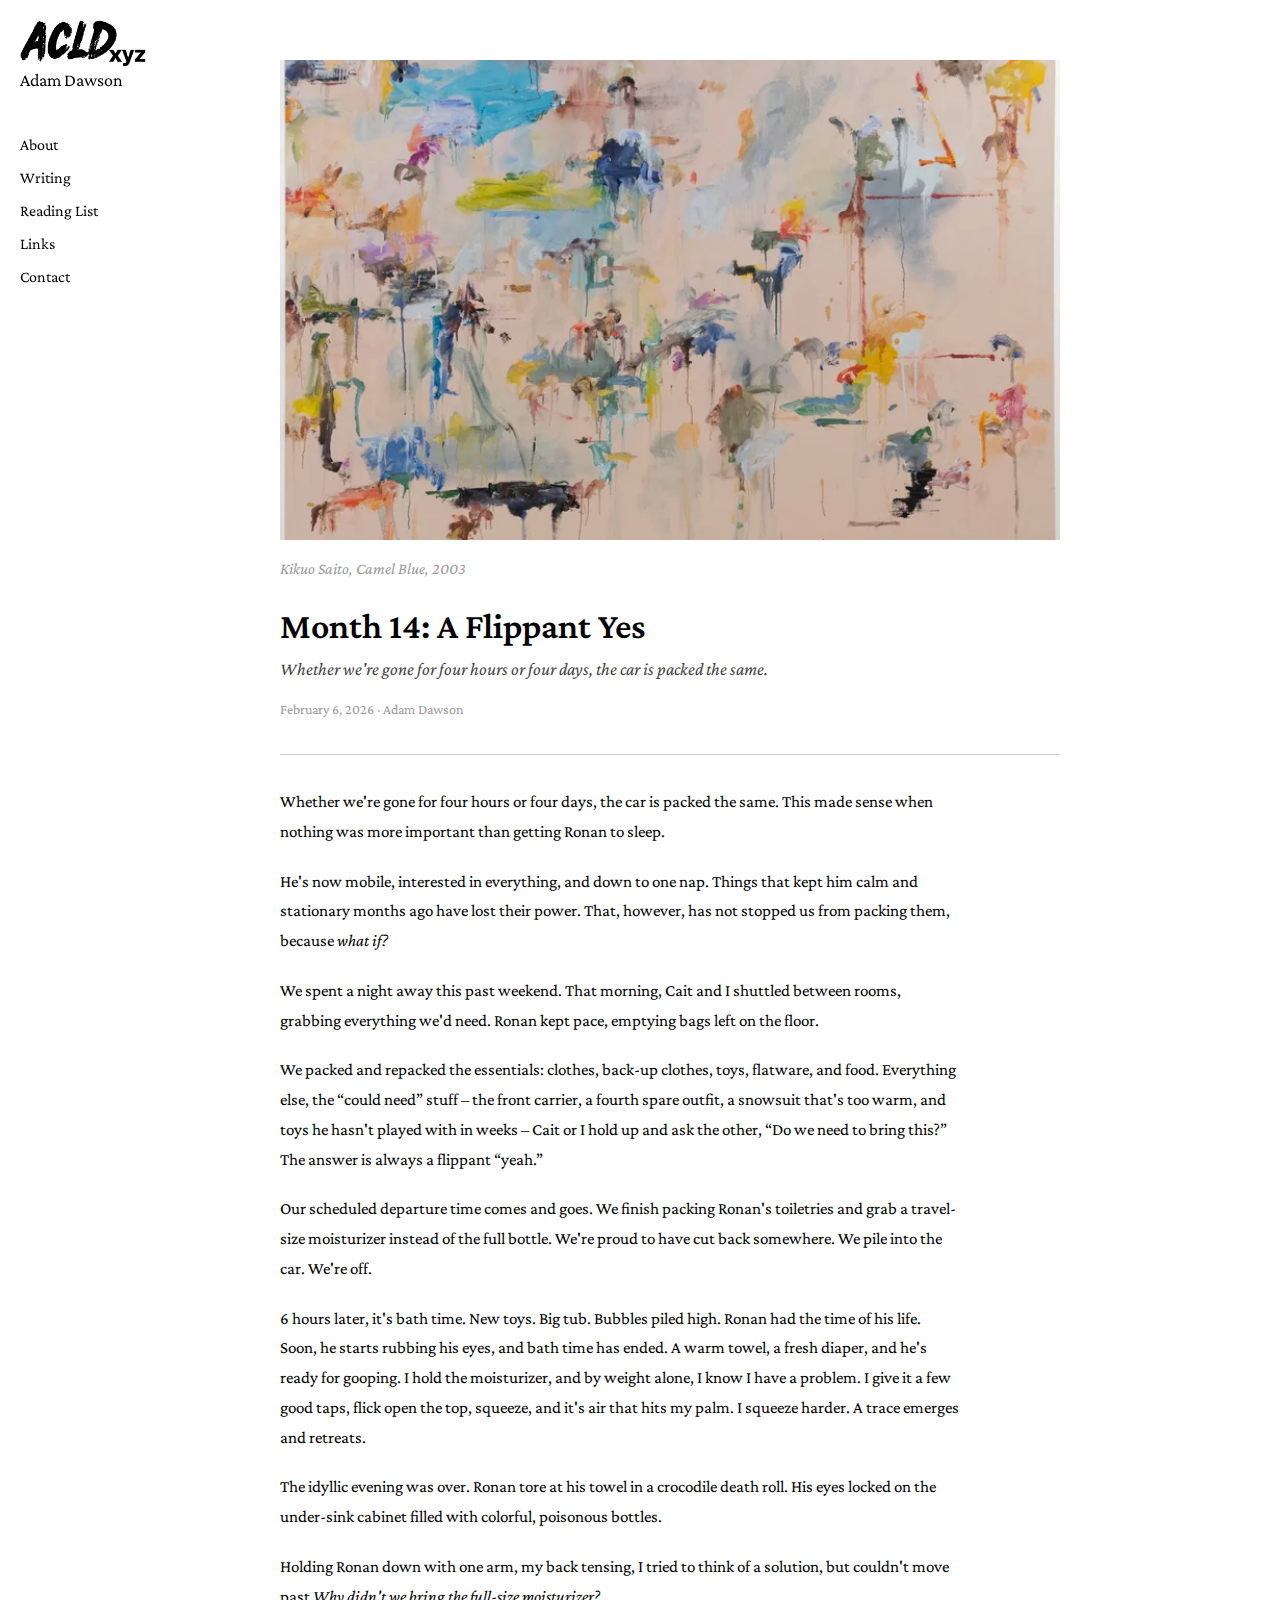
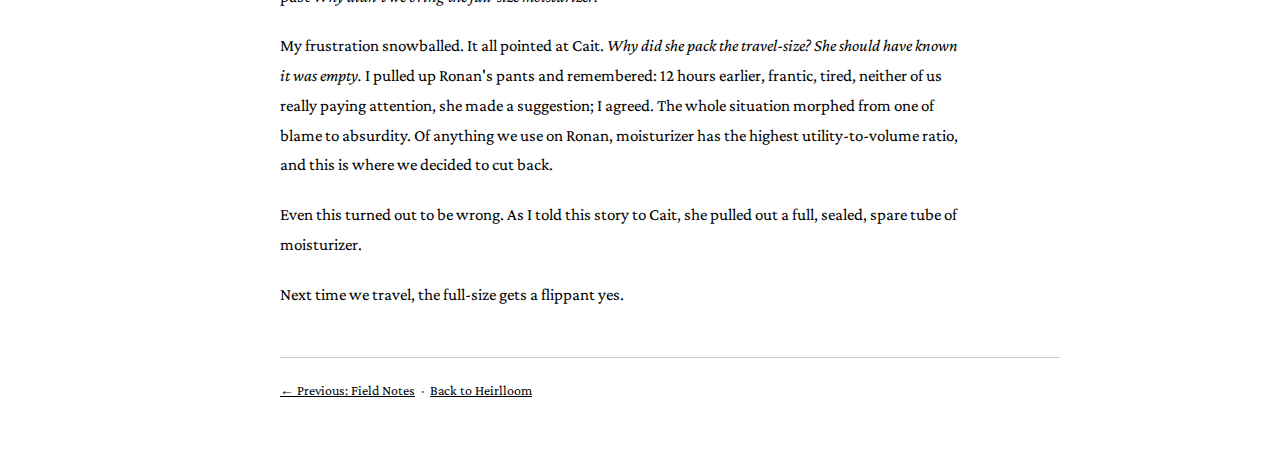
<file: heirlloom/month-14-a-flippant-yes.html>
<!DOCTYPE html>
<html lang="en">
<head>
  <meta charset="UTF-8">
  <title>Month 14: A Flippant Yes — Heirlloom</title>
  <link rel="icon" type="image/png" href="../acldxyz logo.png">
  <link rel="stylesheet" href="../styles.css">
</head>
<body>

<div class="layout">

  <nav class="sidebar">
    <a href="../index.html" class="logo"><img src="../acldxyz logo.png" alt="Adam Dawson"></a>
    <span class="site-name">Adam Dawson</span>

    <a href="../about.html">About</a>

    <div class="nav-item has-submenu">
      <a class="parent-link" href="#">Writing</a>
      <div class="submenu">
        <a href="../fatherhood.html" aria-current="page">Fatherhood</a>
        <a href="../research.html">Research</a>
      </div>
    </div>

    <a href="../reading.html">Reading List</a>
    <a href="../links.html">Links</a>
    <a href="mailto:adam@acld.xyz">Contact</a>
  </nav>

  <main class="content">

    <img class="article-cover" src="../images/heirlloom/month-14-a-flippant-yes.webp" alt="Kikuo Saito, Camel Blue, 2003">
    <p class="article-cover-credit">Kikuo Saito, <em>Camel Blue</em>, 2003</p>

    <div class="article-header">
      <h2>Month 14: A Flippant Yes</h2>
      <p class="article-subtitle">Whether we're gone for four hours or four days, the car is packed the same.</p>
      <p class="article-meta">February 6, 2026 &middot; Adam Dawson</p>
    </div>

    <div class="article-body">
      <p>Whether we're gone for four hours or four days, the car is packed the same. This made sense when nothing was more important than getting Ronan to sleep.</p>

      <p>He's now mobile, interested in everything, and down to one nap. Things that kept him calm and stationary months ago have lost their power. That, however, has not stopped us from packing them, because <em>what if?</em></p>

      <p>We spent a night away this past weekend. That morning, Cait and I shuttled between rooms, grabbing everything we'd need. Ronan kept pace, emptying bags left on the floor.</p>

      <p>We packed and repacked the essentials: clothes, back-up clothes, toys, flatware, and food. Everything else, the &ldquo;could need&rdquo; stuff &ndash; the front carrier, a fourth spare outfit, a snowsuit that's too warm, and toys he hasn't played with in weeks &ndash; Cait or I hold up and ask the other, &ldquo;Do we need to bring this?&rdquo; The answer is always a flippant &ldquo;yeah.&rdquo;</p>

      <p>Our scheduled departure time comes and goes. We finish packing Ronan's toiletries and grab a travel-size moisturizer instead of the full bottle. We're proud to have cut back somewhere. We pile into the car. We're off.</p>

      <p>6 hours later, it's bath time. New toys. Big tub. Bubbles piled high. Ronan had the time of his life. Soon, he starts rubbing his eyes, and bath time has ended. A warm towel, a fresh diaper, and he's ready for gooping. I hold the moisturizer, and by weight alone, I know I have a problem. I give it a few good taps, flick open the top, squeeze, and it's air that hits my palm. I squeeze harder. A trace emerges and retreats.</p>

      <p>The idyllic evening was over. Ronan tore at his towel in a crocodile death roll. His eyes locked on the under-sink cabinet filled with colorful, poisonous bottles.</p>

      <p>Holding Ronan down with one arm, my back tensing, I tried to think of a solution, but couldn't move past <em>Why didn't we bring the full-size moisturizer?</em></p>

      <p>My frustration snowballed. It all pointed at Cait. <em>Why did she pack the travel-size? She should have known it was empty.</em> I pulled up Ronan's pants and remembered: 12 hours earlier, frantic, tired, neither of us really paying attention, she made a suggestion; I agreed. The whole situation morphed from one of blame to absurdity. Of anything we use on Ronan, moisturizer has the highest utility-to-volume ratio, and this is where we decided to cut back.</p>

      <p>Even this turned out to be wrong. As I told this story to Cait, she pulled out a full, sealed, spare tube of moisturizer.</p>

      <p>Next time we travel, the full-size gets a flippant yes.</p>
    </div>

    <div class="article-nav">
      <a href="field-notes-hospital-packing-guide.html">&larr; Previous: Field Notes</a>
      &nbsp;&middot;&nbsp;
      <a href="../fatherhood.html">Back to Heirlloom</a>
    </div>

  </main>

</div>

</body>
</html>
</file>
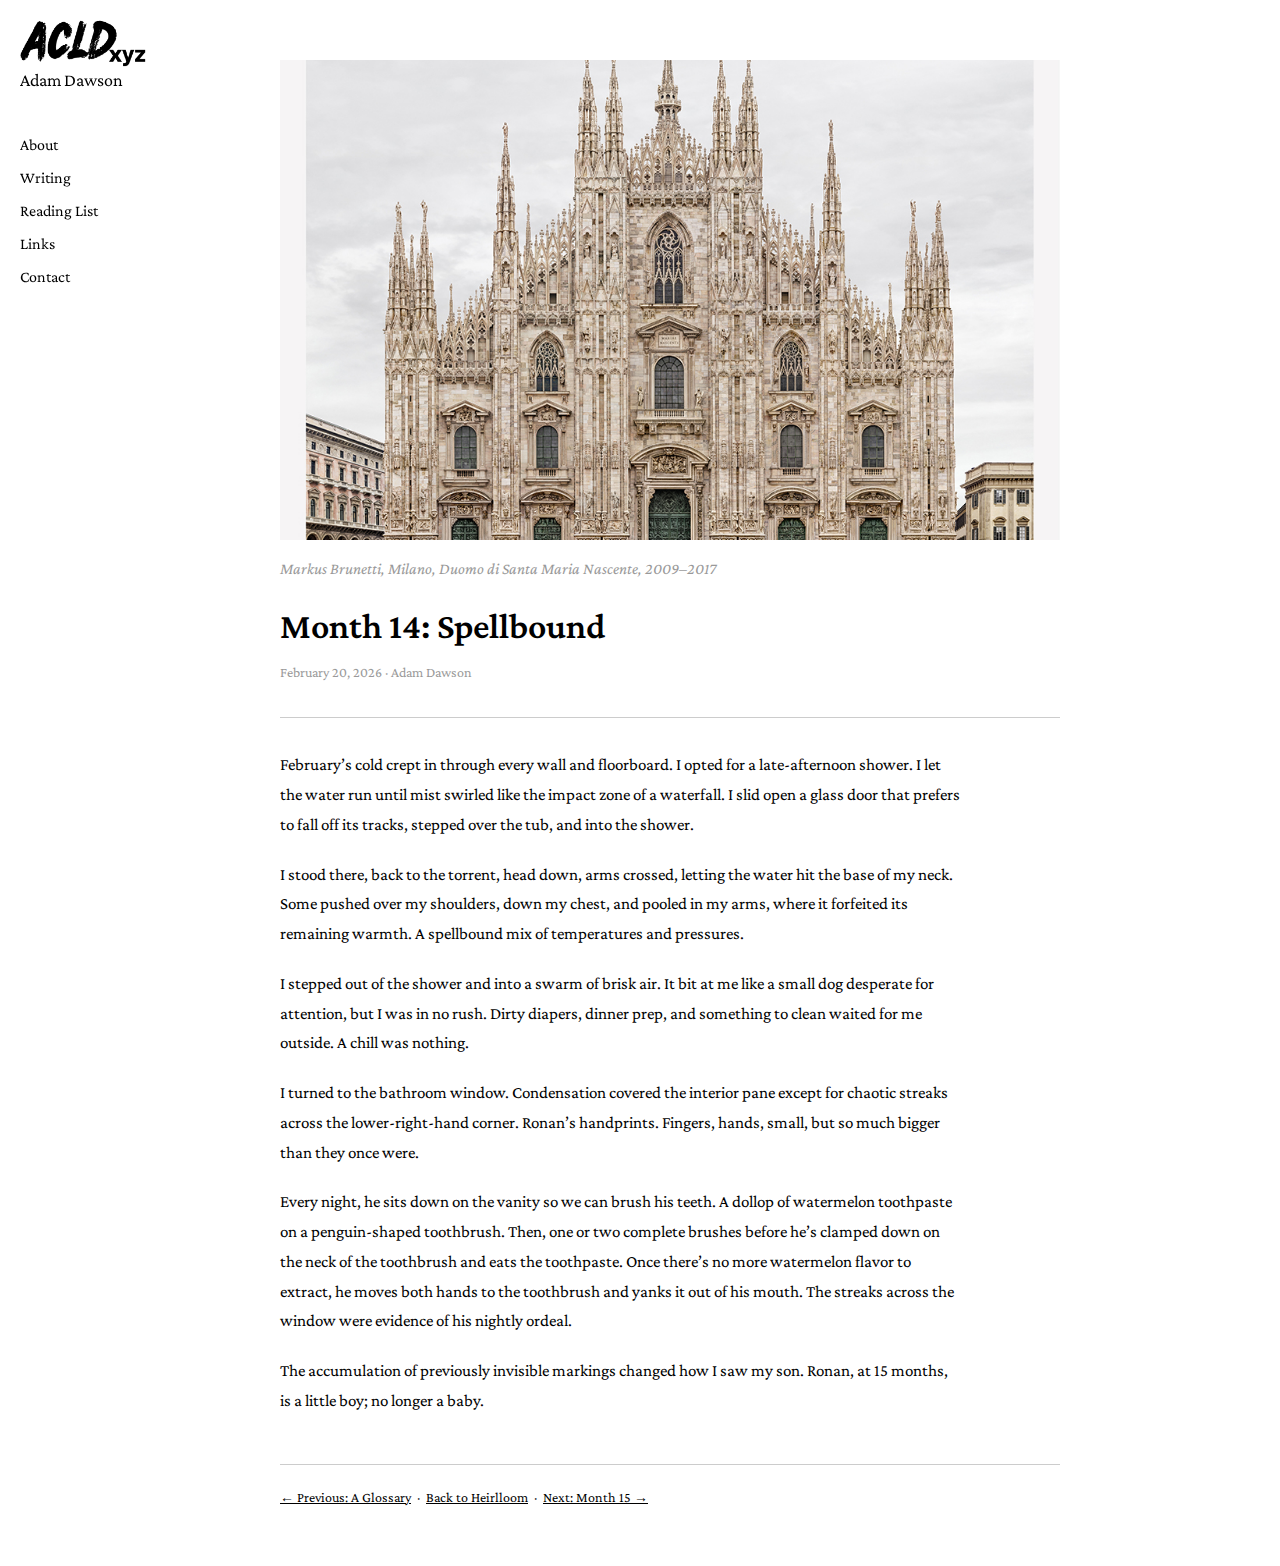
<file: heirlloom/month-14-spellbound.html>
<!DOCTYPE html>
<html lang="en">
<head>
  <meta charset="UTF-8">
  <meta name="viewport" content="width=device-width, initial-scale=1">
  <title>Month 14: Spellbound — Heirlloom</title>
  <link rel="icon" type="image/png" href="../acldxyz logo.png">
  <link rel="stylesheet" href="../styles.css">
  <script async src="https://www.googletagmanager.com/gtag/js?id=G-S9B2L8ZZLW"></script>
  <script>
    window.dataLayer = window.dataLayer || [];
    function gtag(){dataLayer.push(arguments);}
    gtag('js', new Date());
    gtag('config', 'G-S9B2L8ZZLW');
  </script>
</head>

<body>

<div class="layout">

  <nav class="sidebar">
    <a href="../index.html" class="logo"><img src="../acldxyz logo.png" alt="Adam Dawson"></a>
    <span class="site-name">Adam Dawson</span>

    <a href="../about.html">About</a>

    <div class="nav-item has-submenu">
      <a class="parent-link" href="#">Writing</a>
      <div class="submenu">
        <a href="../fatherhood.html" aria-current="page">Fatherhood</a>
        <a href="../research.html">Research</a>
      </div>
    </div>

    <a href="../reading.html">Reading List</a>
    <a href="../links.html">Links</a>
    <a href="mailto:adam@acld.xyz">Contact</a>
  </nav>

  <main class="content">

    <img class="article-cover" src="../images/heirlloom/month-14-spellbound.jpg" alt="Markus Brunetti, Milano, Duomo di Santa Maria Nascente, 2009-2017">
    <p class="article-cover-credit">Markus Brunetti, <em>Milano, Duomo di Santa Maria Nascente</em>, 2009&ndash;2017</p>

    <div class="article-header">
      <h2>Month 14: Spellbound</h2>
      <p class="article-meta">February 20, 2026 &middot; Adam Dawson</p>
    </div>

    <div class="article-body">
      <p>February&rsquo;s cold crept in through every wall and floorboard. I opted for a late-afternoon shower. I let the water run until mist swirled like the impact zone of a waterfall. I slid open a glass door that prefers to fall off its tracks, stepped over the tub, and into the shower.</p>

      <p>I stood there, back to the torrent, head down, arms crossed, letting the water hit the base of my neck. Some pushed over my shoulders, down my chest, and pooled in my arms, where it forfeited its remaining warmth. A spellbound mix of temperatures and pressures.</p>

      <p>I stepped out of the shower and into a swarm of brisk air. It bit at me like a small dog desperate for attention, but I was in no rush. Dirty diapers, dinner prep, and something to clean waited for me outside. A chill was nothing.</p>

      <p>I turned to the bathroom window. Condensation covered the interior pane except for chaotic streaks across the lower-right-hand corner. Ronan&rsquo;s handprints. Fingers, hands, small, but so much bigger than they once were.</p>

      <p>Every night, he sits down on the vanity so we can brush his teeth. A dollop of watermelon toothpaste on a penguin-shaped toothbrush. Then, one or two complete brushes before he&rsquo;s clamped down on the neck of the toothbrush and eats the toothpaste. Once there&rsquo;s no more watermelon flavor to extract, he moves both hands to the toothbrush and yanks it out of his mouth. The streaks across the window were evidence of his nightly ordeal.</p>

      <p>The accumulation of previously invisible markings changed how I saw my son. Ronan, at 15 months, is a little boy; no longer a baby.</p>
    </div>

    <div class="article-nav">
      <a href="a-glossary-ronans-nicknames.html">&larr; Previous: A Glossary</a>
      &nbsp;&middot;&nbsp;
      <a href="../fatherhood.html">Back to Heirlloom</a>
      &nbsp;&middot;&nbsp;
      <a href="month-15-the-fear.html">Next: Month 15 &rarr;</a>
    </div>

  </main>

</div>

</body>
</html>
</file>
<file: styles.css>
@import url('https://fonts.googleapis.com/css2?family=Crimson+Pro:ital,wght@0,400;0,600;1,400&display=swap');

* {
  box-sizing: border-box;
}

body {
  margin: 0;
  font-family: 'Crimson Pro', Georgia, serif;
  background: white;
  color: black;
}

.layout {
  display: flex;
  min-height: 100vh;
}

.sidebar {
  width: 220px;
  padding: 20px 20px 40px 20px;
  display: flex;
  flex-direction: column;
  gap: 16px;
  position: sticky;
  top: 0;
  align-self: flex-start;
  max-height: 100vh;
  overflow-y: auto;
}

.logo {
  display: block;
  margin-bottom: 0;
}

.logo img {
  max-width: 70%;
  height: auto;
}

.site-name {
  display: block;
  font-size: 18px;
  margin-top: -16px;
  margin-bottom: 30px;
}

.sidebar a {
  text-decoration: none;
  color: black;
  font-size: 16px;
}

.sidebar a:hover {
  text-decoration: underline;
}

.content {
  padding: 60px;
  max-width: 900px;
  flex: 1;
}

.content h2 {
  font-size: 32px;
  margin-bottom: 20px;
}

.content p {
  font-size: 16px;
  line-height: 1.6;
}

/* --- Writing submenu --- */

.nav-item {
  display: flex;
  flex-direction: column;
  gap: 10px;
}

.submenu {
  display: none;
  padding-left: 14px;
  border-left: 1px solid black;
  gap: 10px;
  flex-direction: column;
}

.has-submenu:hover .submenu {
  display: flex;
}

.submenu a {
  font-size: 15px;
}

.home-link {
  color: black;
  text-decoration: none;
}

.home-link:hover {
  text-decoration: underline;
}

.divider {
  border: none;
  border-top: 1px solid black;
  margin: 30px 0;
}

.subscribe-embed {
  margin: 18px 0 10px;
  max-width: 520px;
}

.post-embed {
  margin: 22px 0;
  max-width: 700px;
}

/* --- Expandable sections --- */

.expandable {
  display: none;
  margin-top: 12px;
  padding-left: 20px;
}

.expandable.open {
  display: block;
}

.expand-btn {
  background: none;
  border: 1px solid black;
  padding: 4px 10px;
  font-family: 'Crimson Pro', Georgia, serif;
  font-size: 12px;
  cursor: pointer;
  display: block;
  margin-top: 0.6em;
  width: fit-content;
}

.expand-btn:hover {
  background: black;
  color: white;
}

.expandable p {
  font-size: 16px;
  margin: 0;
}

.expandable p strong {
  margin-top: 16px;
  display: inline-block;
}

.expandable p:first-child strong {
  margin-top: 0;
}

.expandable ul {
  margin: 4px 0;
  padding-left: 20px;
}

.expandable li {
  margin-bottom: 2px;
  line-height: 1.5;
  font-size: 16px;
}

.expandable ul ul {
  margin-top: 2px;
}

/* --- About page --- */

.about-section {
  margin-bottom: 30px;
}

.about-section p {
  margin-bottom: 16px;
}

.about-section > p:first-child {
  margin-bottom: 0;
}

.contact-links {
  margin-top: 30px;
}

.contact-links a {
  color: black;
  margin-right: 20px;
}

.contact-links a:hover {
  text-decoration: none;
}

.logo-grid {
  display: flex;
  flex-wrap: wrap;
  gap: 20px;
  align-items: center;
  margin: 16px 0 4px;
}

.logo-grid img {
  height: 20px;
  width: auto;
  filter: grayscale(100%);
  opacity: 0.7;
}

.direct-list {
  columns: 2;
  column-gap: 40px;
}

/* --- Reading page --- */

/* --- Deal table --- */

.deal-box {
  background: #f5f5f5;
  padding: 16px 20px;
  margin-left: 20px;
  border: 1px solid #ccc;
}

.deal-box--funds {
  padding-bottom: 12px;
}

.deal-box > p {
  margin-bottom: 10px;
}

.deal-table {
  width: 100%;
  border-collapse: collapse;
  margin: 10px 0 0 0;
  font-size: 16px;
}

.deal-table th {
  text-align: left;
  font-weight: normal;
  padding: 6px 12px 6px 0;
  border-bottom: 1px solid #ccc;
  color: #666;
}

.deal-table td {
  padding: 8px 12px 8px 0;
  vertical-align: middle;
  border-bottom: 1px solid #ccc;
}

.deal-table tbody tr:last-child th,
.deal-table tbody tr:last-child td {
  border-bottom: none;
}

.deal-table img {
  height: 20px;
  width: auto;
  filter: grayscale(100%);
  opacity: 0.7;
}

.deal-table img.logo-sm {
  height: 14px;
}

.deal-table img.logo-md {
  height: 24px;
}

.deal-table img.logo-lg {
  height: 32px;
}

.deal-table.horizontal th {
  text-align: left;
  font-weight: normal;
  color: #666;
  padding-right: 20px;
}

.deal-table.horizontal td {
  text-align: center;
  padding: 6px 16px;
}

.deal-table.horizontal.compact {
  table-layout: auto;
  width: auto;
  min-width: 100%;
}

.deal-table.horizontal.compact td {
  padding: 6px 8px;
}

.deal-table.horizontal.compact th {
  padding-right: 8px;
}

/* --- Reading page --- */

.reading-charts {
  display: flex;
  gap: 40px;
  margin-bottom: 30px;
}

.chart {
  flex: 1;
  min-width: 0;
}

.chart h3 {
  font-size: 14px;
  font-weight: normal;
  color: #666;
  margin: 0 0 12px 0;
}

.chart-bars {
  display: flex;
  flex-direction: column;
  gap: 6px;
}

.chart-row {
  display: flex;
  align-items: center;
  gap: 8px;
}

.chart-label {
  font-size: 13px;
  width: 90px;
  flex-shrink: 0;
  text-align: right;
}

.chart-bar-track {
  flex: 1;
  height: 16px;
  background: #f0f0f0;
  position: relative;
}

.chart-bar-fill {
  height: 100%;
  background: black;
  transition: width 0.3s ease;
}

.chart-value {
  font-size: 12px;
  color: #666;
  width: 24px;
  flex-shrink: 0;
}

.reading-filters {
  margin-bottom: 24px;
}

.filter-group {
  display: flex;
  flex-wrap: wrap;
  align-items: center;
  gap: 6px;
  margin-bottom: 10px;
}

.filter-label {
  font-size: 14px;
  color: #666;
  width: 80px;
  flex-shrink: 0;
}

.filter-btn {
  background: none;
  border: 1px solid #ccc;
  padding: 4px 10px;
  font-family: 'Crimson Pro', Georgia, serif;
  font-size: 13px;
  cursor: pointer;
}

.filter-btn:hover {
  border-color: black;
}

.filter-btn.active {
  background: black;
  color: white;
  border-color: black;
}

.reading-table {
  width: 100%;
  border-collapse: collapse;
  font-size: 16px;
}

.reading-table th {
  text-align: left;
  font-weight: normal;
  color: #666;
  padding: 6px 12px 6px 0;
  border-bottom: 1px solid black;
  font-size: 14px;
}

.reading-table .th-cover {
  width: 40px;
  padding: 0;
}

.reading-table td {
  padding: 8px 12px 8px 0;
  border-bottom: 1px solid #eee;
  vertical-align: middle;
}

.reading-table .td-cover {
  width: 40px;
  padding: 4px 10px 4px 0;
}

.book-cover {
  width: 36px;
  height: 52px;
  object-fit: cover;
  display: block;
}

.reading-table tbody tr:hover {
  background: #f9f9f9;
}

.reading-count {
  font-size: 14px;
  color: #666;
  margin-top: 16px;
}

.sheet-embed {
  margin-top: 20px;
}

.sheet-embed iframe {
  border: 1px solid #ccc;
}

/* --- Links page --- */

.links-filters {
  display: flex;
  gap: 6px;
  margin-bottom: 24px;
}

.links-filter-btn {
  background: none;
  border: 1px solid #ccc;
  padding: 4px 10px;
  font-family: 'Crimson Pro', Georgia, serif;
  font-size: 13px;
  cursor: pointer;
}

.links-filter-btn:hover {
  border-color: black;
}

.links-filter-btn.active {
  background: black;
  color: white;
  border-color: black;
}

.links-section {
  margin-bottom: 36px;
}

.links-category {
  font-size: 18px;
  font-weight: 600;
  margin: 0 0 12px 0;
}

.links-list {
  list-style: none;
  padding: 0;
  margin: 0;
}

.links-list li {
  padding: 6px 0;
  border-bottom: 1px solid #eee;
  font-size: 16px;
  line-height: 1.5;
}

.links-list a {
  color: black;
  text-decoration: none;
}

.links-list a:hover {
  text-decoration: underline;
}

.video-grid {
  display: grid;
  grid-template-columns: 1fr 1fr 1fr;
  gap: 16px;
}

.video-item {
  display: flex;
  flex-direction: column;
  gap: 4px;
}

.video-embed {
  position: relative;
  padding-bottom: 56.25%;
  height: 0;
  overflow: hidden;
}

.video-embed iframe {
  position: absolute;
  top: 0;
  left: 0;
  width: 100%;
  height: 100%;
}

.video-title {
  font-size: 13px;
  color: #333;
}

/* Written image tiles */
.written-grid {
  display: grid;
  grid-template-columns: 1fr 1fr 1fr;
  gap: 16px;
}

.written-tile {
  display: block;
  text-decoration: none;
  color: black;
  overflow: hidden;
}

.written-tile:hover .written-title {
  text-decoration: underline;
}

.written-tile-image {
  width: 100%;
  height: 140px;
  object-fit: cover;
  display: block;
}

.written-title {
  font-size: 14px;
  line-height: 1.3;
  margin-top: 6px;
  display: block;
}

.written-source {
  font-size: 12px;
  color: #999;
  display: block;
  margin-top: 2px;
}

/* --- Newspaper front page (Fatherhood) --- */

.newspaper-masthead {
  text-align: center;
  padding-bottom: 24px;
  margin-bottom: 32px;
  border-bottom: 2px solid black;
}

.newspaper-masthead h2 {
  font-size: 48px;
  font-weight: 400;
  letter-spacing: 0.08em;
  text-transform: uppercase;
  margin: 0 0 4px 0;
}

.newspaper-masthead .tagline {
  font-size: 15px;
  font-style: italic;
  color: #666;
  margin: 0;
}

.newspaper-masthead .masthead-rule {
  border: none;
  border-top: 1px solid black;
  margin: 12px 0 0 0;
}

.newspaper-date {
  text-align: center;
  font-size: 13px;
  color: #666;
  margin: -24px 0 24px 0;
  padding-bottom: 16px;
  border-bottom: 1px solid #ccc;
}

/* Hero story */
.newspaper-hero {
  margin-bottom: 36px;
  padding-bottom: 32px;
  border-bottom: 1px solid #ccc;
}

.newspaper-hero a {
  text-decoration: none;
  color: black;
  display: block;
}

.newspaper-hero a:hover .hero-headline {
  text-decoration: underline;
}

.hero-image {
  width: 100%;
  max-height: 400px;
  object-fit: cover;
  display: block;
  margin-bottom: 16px;
}

.hero-image-credit {
  font-size: 12px;
  color: #999;
  font-style: italic;
  margin: -10px 0 16px 0;
}

.hero-headline {
  font-size: 32px;
  font-weight: 600;
  line-height: 1.2;
  margin: 0 0 8px 0;
}

.hero-subtitle {
  font-size: 17px;
  color: #444;
  line-height: 1.5;
  margin: 0 0 8px 0;
}

.hero-meta {
  font-size: 13px;
  color: #999;
}

/* Below-fold grid */
.newspaper-grid {
  display: grid;
  grid-template-columns: 1fr 1fr;
  gap: 0;
  border-top: 2px solid black;
  padding-top: 24px;
}

.newspaper-item {
  padding: 0 20px 24px 0;
  border-bottom: 1px solid #eee;
  margin-bottom: 24px;
}

.newspaper-item:nth-child(even) {
  padding-left: 20px;
  padding-right: 0;
  border-left: 1px solid #ccc;
}

.newspaper-item a {
  text-decoration: none;
  color: black;
  display: block;
}

.newspaper-item a:hover .item-headline {
  text-decoration: underline;
}

.item-image {
  width: 100%;
  height: 160px;
  object-fit: cover;
  display: block;
  margin-bottom: 10px;
}

.item-headline {
  font-size: 20px;
  font-weight: 600;
  line-height: 1.25;
  margin: 0 0 6px 0;
}

.item-subtitle {
  font-size: 15px;
  color: #444;
  line-height: 1.4;
  margin: 0 0 6px 0;
}

.item-meta {
  font-size: 12px;
  color: #999;
}

/* Subscribe section at bottom */
.newspaper-subscribe {
  margin-top: 36px;
  padding-top: 24px;
  border-top: 2px solid black;
}

.newspaper-subscribe h3 {
  font-size: 16px;
  font-weight: 600;
  margin: 0 0 12px 0;
}

/* --- Article pages --- */

.article-cover {
  width: 100%;
  max-height: 480px;
  object-fit: cover;
  display: block;
  margin-bottom: 6px;
}

.article-cover-credit {
  font-size: 12px;
  color: #999;
  font-style: italic;
  margin-bottom: 24px;
}

.article-header {
  margin-bottom: 32px;
  padding-bottom: 20px;
  border-bottom: 1px solid #ccc;
}

.article-header h2 {
  font-size: 36px;
  font-weight: 600;
  line-height: 1.15;
  margin: 0 0 8px 0;
}

.article-header .article-subtitle {
  font-size: 18px;
  color: #444;
  font-style: italic;
  margin: 0 0 12px 0;
}

.article-header .article-meta {
  font-size: 14px;
  color: #999;
}

.article-body {
  max-width: 680px;
}

.article-body p {
  font-size: 17px;
  line-height: 1.75;
  margin-bottom: 20px;
}

/* drop cap removed */

.article-body h3 {
  font-size: 22px;
  font-weight: 600;
  margin: 36px 0 12px 0;
}

.article-body ul, .article-body ol {
  font-size: 17px;
  line-height: 1.75;
  margin-bottom: 20px;
  padding-left: 24px;
}

.article-body li {
  margin-bottom: 6px;
}

.article-body blockquote {
  border-left: 3px solid black;
  margin: 24px 0;
  padding: 0 0 0 20px;
  font-style: italic;
  color: #444;
}

.article-body em {
  font-style: italic;
}

.article-nav {
  margin-top: 48px;
  padding-top: 24px;
  border-top: 1px solid #ccc;
  font-size: 14px;
}

.article-nav a {
  color: black;
}

/* --- Hamburger menu (hidden on desktop) --- */

.hamburger {
  display: none;
}

.nav-links {
  display: contents;
}

/* --- Homepage: Sol LeWitt Wall Drawing #260 --- */

body.home .layout {
  height: 100vh;
  overflow: hidden;
}

body.home .content {
  padding: 0;
  max-width: none;
  overflow: hidden;
  position: relative;
}

body.home .content canvas {
  display: block;
  position: absolute;
  top: 0;
  left: 0;
  width: 100%;
  height: 100%;
}

@media (max-width: 767px) {

  /* --- Global layout: sidebar becomes top nav --- */
  .layout {
    flex-direction: column;
  }

  .sidebar {
    width: 100%;
    flex-direction: row;
    flex-wrap: wrap;
    align-items: center;
    padding: 12px 16px;
    gap: 10px;
    position: static;
    max-height: none;
  }

  .sidebar .logo {
    margin-bottom: 0;
  }

  .sidebar .logo img {
    max-width: 40px;
  }

  .sidebar .site-name {
    margin: 0;
    font-size: 16px;
  }

  /* Flatten submenu into horizontal nav on mobile */
  .nav-item.has-submenu {
    flex-direction: row;
    gap: 10px;
  }

  .nav-item .parent-link {
    display: none;
  }

  .submenu {
    display: flex;
    flex-direction: row;
    gap: 10px;
    padding-left: 0;
    border-left: none;
  }

  .content {
    padding: 24px 16px;
  }

  .content h2 {
    font-size: 26px;
  }

  .content p {
    font-size: 17px;
  }

  /* --- Homepage: stacked mobile nav --- */
  body.home .sidebar .logo {
    width: 100%;
  }

  body.home .sidebar .logo img {
    max-width: 60px;
  }

  body.home .sidebar .site-name {
    width: 100%;
    margin-bottom: 4px;
  }

  body.home .layout {
    height: 100dvh;
  }

  body.home .content {
    flex: 1;
    min-height: 0;
    padding: 0;
  }

  /* --- About page: hamburger nav --- */
  body.about .sidebar {
    flex-wrap: wrap;
    align-items: center;
    position: relative;
  }

  body.about .sidebar .logo {
    width: 100%;
  }

  body.about .sidebar .logo img {
    max-width: 60px;
  }

  body.about .sidebar .site-name {
    flex: 1;
  }

  body.about .hamburger {
    display: flex;
    flex-direction: column;
    justify-content: center;
    gap: 5px;
    background: none;
    border: none;
    padding: 6px;
    cursor: pointer;
  }

  body.about .hamburger span {
    display: block;
    width: 22px;
    height: 2px;
    background: #611006;
    transition: transform 0.2s, opacity 0.2s;
  }

  body.about .hamburger.open span:nth-child(1) {
    transform: translateY(7px) rotate(45deg);
  }

  body.about .hamburger.open span:nth-child(2) {
    opacity: 0;
  }

  body.about .hamburger.open span:nth-child(3) {
    transform: translateY(-7px) rotate(-45deg);
  }

  body.about .nav-links {
    display: none;
    width: 100%;
    flex-direction: row;
    flex-wrap: wrap;
    gap: 10px;
    padding-top: 8px;
  }

  body.about .nav-links.open {
    display: flex;
  }

  /* --- About page --- */
  .deal-box {
    margin-left: 0;
    padding: 12px 14px;
    overflow-x: auto;
  }

  .deal-table {
    font-size: 14px;
  }

  .deal-table.horizontal.compact td,
  .deal-table.horizontal.compact th {
    padding: 4px 6px;
  }

  .logo-grid {
    flex-wrap: nowrap;
    gap: 14px;
    margin-bottom: 8px;
  }

  .direct-list {
    columns: 1;
  }

  /* --- Fatherhood / Newspaper page --- */
  .newspaper-masthead h2 {
    font-size: 32px;
  }

  .newspaper-grid {
    grid-template-columns: 1fr;
    gap: 0;
  }

  .newspaper-item {
    padding: 0 0 20px 0;
  }

  .newspaper-item:nth-child(even) {
    padding-left: 0;
    border-left: none;
  }

  .hero-headline {
    font-size: 24px;
  }

  .item-headline {
    font-size: 18px;
  }

  /* --- Article pages --- */
  .article-header h2 {
    font-size: 28px;
  }

  .article-body p {
    font-size: 17px;
  }

  /* --- Reading page --- */
  .reading-charts {
    flex-direction: column;
    gap: 20px;
  }

  .filter-group {
    flex-wrap: wrap;
  }

  .filter-label {
    width: 100%;
    margin-bottom: 2px;
  }

  .reading-table {
    font-size: 14px;
  }

  .reading-table .th-cover,
  .reading-table .td-cover {
    display: none;
  }

  /* --- Links page --- */
  .video-grid {
    grid-template-columns: 1fr;
  }

  .written-grid {
    grid-template-columns: 1fr 1fr;
  }

  .links-filters {
    flex-wrap: wrap;
  }

  /* --- Expand buttons --- */
  .expand-btn {
    font-size: 13px;
  }
}
</file>
